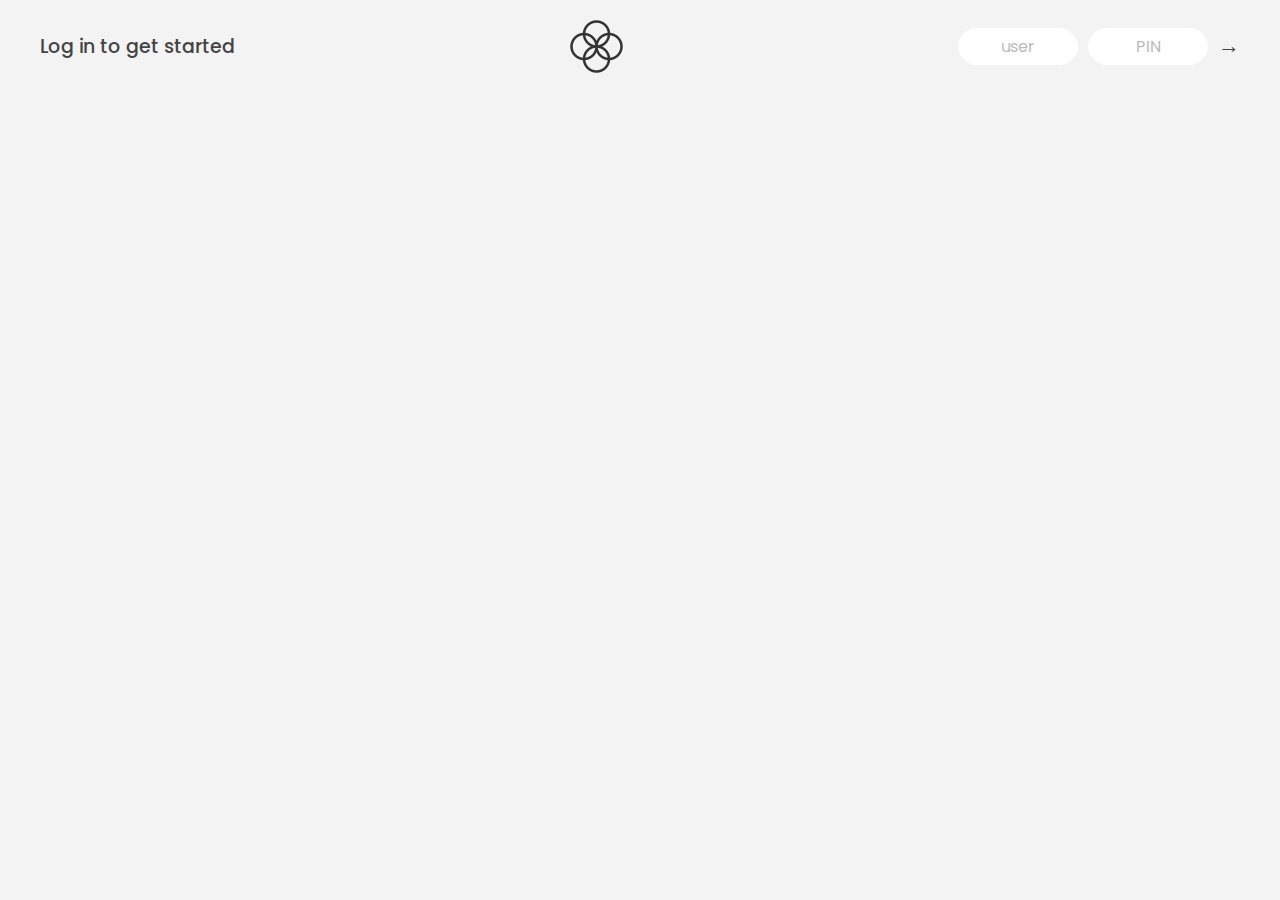
<file: Jonas-js-course/myV/Bankits/index.html>
<!DOCTYPE html>
<html lang="en">
<head>
    <meta charset="UTF-8">
    <meta name="viewport" content="width=device-width, initial-scale=1.0">
    <link rel="icon" href="./bink.ico">
    <link
    href="https://fonts.googleapis.com/css?family=Poppins:400,500,600&display=swap"
    rel="stylesheet"
    />
    
    <link rel="stylesheet" href="./style.css">

    <title>Bankist</title>
</head>
<body>
    <nav>
        <p class="welcome">
            Log in to get started
        </p>
        <img src="logo.png" alt="Logo" class="logo">
        <form class="login">
            <input 
                type="text" 
                placeholder="user" 
                class="login__input login__input--user" 
            />

            <input 
                type="password" 
                placeholder="PIN"
                maxlength="4"
                class="login__input login__input--pin" 
            />
            <button class="login__btn">&rarr;</button>
        </form>
    </nav>
    

    <main class="app">

        <div class="balance">
            <div>
                <p class="balance__label">Current balance</p>
                <p class="balance__date">
                    As of <span class="date">05-03-2037</span>
                </p>
            </div>
            <p class="balance__value">0000€</p>
        </div>

        <div class="movements">
            <div class="movements__row">
                <div class="movements__type movements__type--deposit">2 deposit</div>
                <div class="movements__date">3 days ago</div>
                <div class="movements__value">4 000€</div>
            </div>
            <div class="movements__row">
                <div class="movements__type movements__type--withdrawal">1 withdrawal</div>
                <div class="movements__date">24-01-2037</div>
                <div class="movements__value">-378€</div>
            </div>
        </div>

        <div class="summary">
            <p class="summary__label">In</p>
            <p class="summary__value summary__value--in">0000€</p>
            <p class="summary__label">Out</p>
            <p class="summary__value summary__value--out">0000€</p>
            <p class="summary__label">Interest</p>
            <p class="summary__value summary__value--interest">0000€</p>
            <button class="btn--sort">&downarrow; SORT</button>
        </div>

        <div class="operation operation--transfer">
            <h2>Transfer money</h2>
            <form class="form form--transfer">
                <input class="form__input form__input--to" type="text" />
                <input class="form__input form__input--amount" type="number" />
                <button class="form__btn form__btn--transfer">&rarr;</button>
                <label class="form__label">Transfer to</label>
                <label class="form__label">Amount</label>
            </form>
        </div>

        <div class="operation operation--loan">
            <h2>Request loan</h2>
            <form class="form form--loan">
                <input type="number" class="form__input form__input--loan-amount" />
                <button class="form__btn form__btn--loan">&rarr;</button>
                <label class="form__label form__label--loan">Amount</label>
            </form>
        </div>

        <div class="operation operation--close">
            <h2>Close account</h2>
            <form class="form form--close">
                <input type="text" class="form__input form__input--user" />
                <input 
                 type="password"
                 maxlength="6"
                 class="form__input form__input--pin"
                 />
                 <button class="form__btn form__btn--close">&rarr;</button>
                 <label class="form__label">Confirm user</label>
                 <label class="form__label">Confirm PIN</label>
            </form>
        </div>

        <p class="logout-timer">
            You will be logged out in <span class="timer">05:00</span>
        </p>
    </main>

    <script src="script.js"></script>
</body>
</html>
</file>
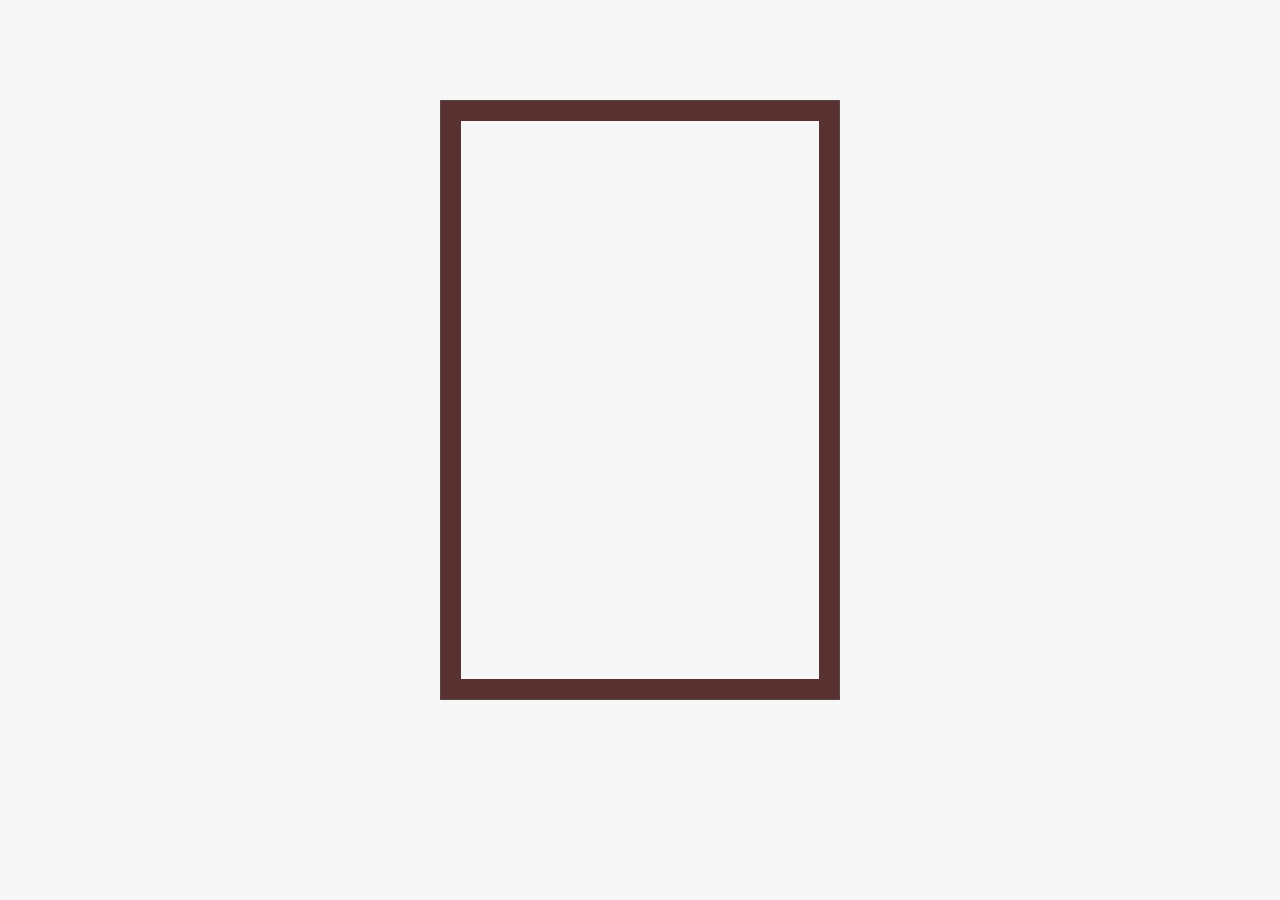
<file: Jonas-js-course/myV/Flag/index.html>
<!DOCTYPE html>
<html lang="en">
<head>
    <meta charset="UTF-8">
    <meta name="viewport" content="width=device-width, initial-scale=1.0">
    <link rel="stylesheet" href="style.css">
    <title>Display national flag</title>
</head>
<body>
    <div class="demo">
        <article class="country">
            <!-- <img class="photo" src="./nat-5.jpg" alt="">
            <div class="data">
                <h3 class="name">COUNTRY</h3>
                <h4 class="region">REGION</h4>
                <p class="country__row"><span>👫</span>POP people</p>
                <p class="country__row"><span>🗣️</span>LANG</p>
                <p class="country__row"><span>💰</span>CUR</p>
                <button class="btn">Where am I</button>
            </div> -->
        </article>
    </div>
    <script src="script.js"></script>
</body>
</html>
</file>
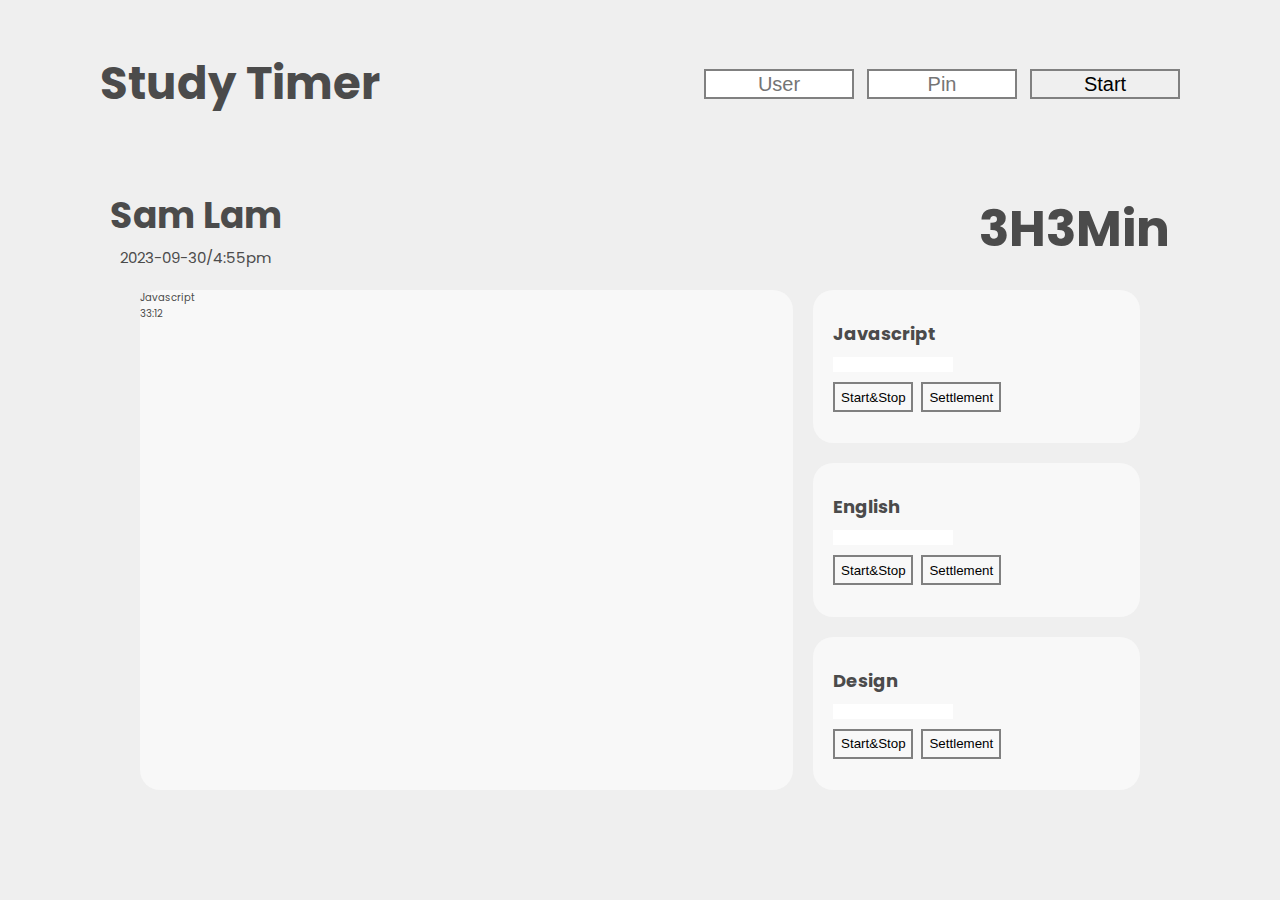
<file: Jonas-js-course/myV/study-timer/index.html>
<!DOCTYPE html>
<html lang="en">
<head>
    <meta charset="UTF-8">
    <meta name="viewport" content="width=device-width, initial-scale=1.0">
    <title>Study Timer</title>
    <link
    href="https://fonts.googleapis.com/css?family=Poppins:400,500,600&display=swap"
    rel="stylesheet"
    />
    <link rel="stylesheet" href="style.css">
    <link rel="icon" href="./time.ico">
    
</head>
<body>
    <header>
        <div class="logo">
            <h2>Study Timer</h2>
        </div>

        <div class="login__area">
            <form class="form">
                <input type="text" placeholder="User">
                <input type="password" placeholder="Pin">
                <button>Start</button>
            </form>
        </div>
    </header>

    <main>
        <div class="app">

            <div class="user__data">

                <div class="acc__name">
                    <h1>Sam Lam</h1>
                    <span class="date">
                        2023-09-30/4:55pm
                    </span>
                </div>

                <div class="counter">
                    <h1>3H3Min</h1>
                </div>

            </div>
        
            <div class="function">

                <div class="summary__list">
                    <div class="data__row">
                        <div class="label">Javascript</div>
                        <div class="value">33:12</div>
                    </div>
                </div>

                <div class="interface">
                    <div class="coding">
                        <h2>Javascript</h2>
                        <div class="time__player"></div>
                        <button>Start&Stop</button>
                        <button>Settlement</button>
                    </div>
    
                    <div class="english">
                        <h2>English</h2>
                        <div class="time__player"></div>
                        <button>Start&Stop</button>
                        <button>Settlement</button>
                    </div>
                    
                    <div class="design">
                        <h2>Design</h2>
                        <div class="time__player"></div>
                        <button>Start&Stop</button>
                        <button>Settlement</button>
                    </div>
                </div>
            </div>

        </div>
    </main>
</body>
</html>
</file>
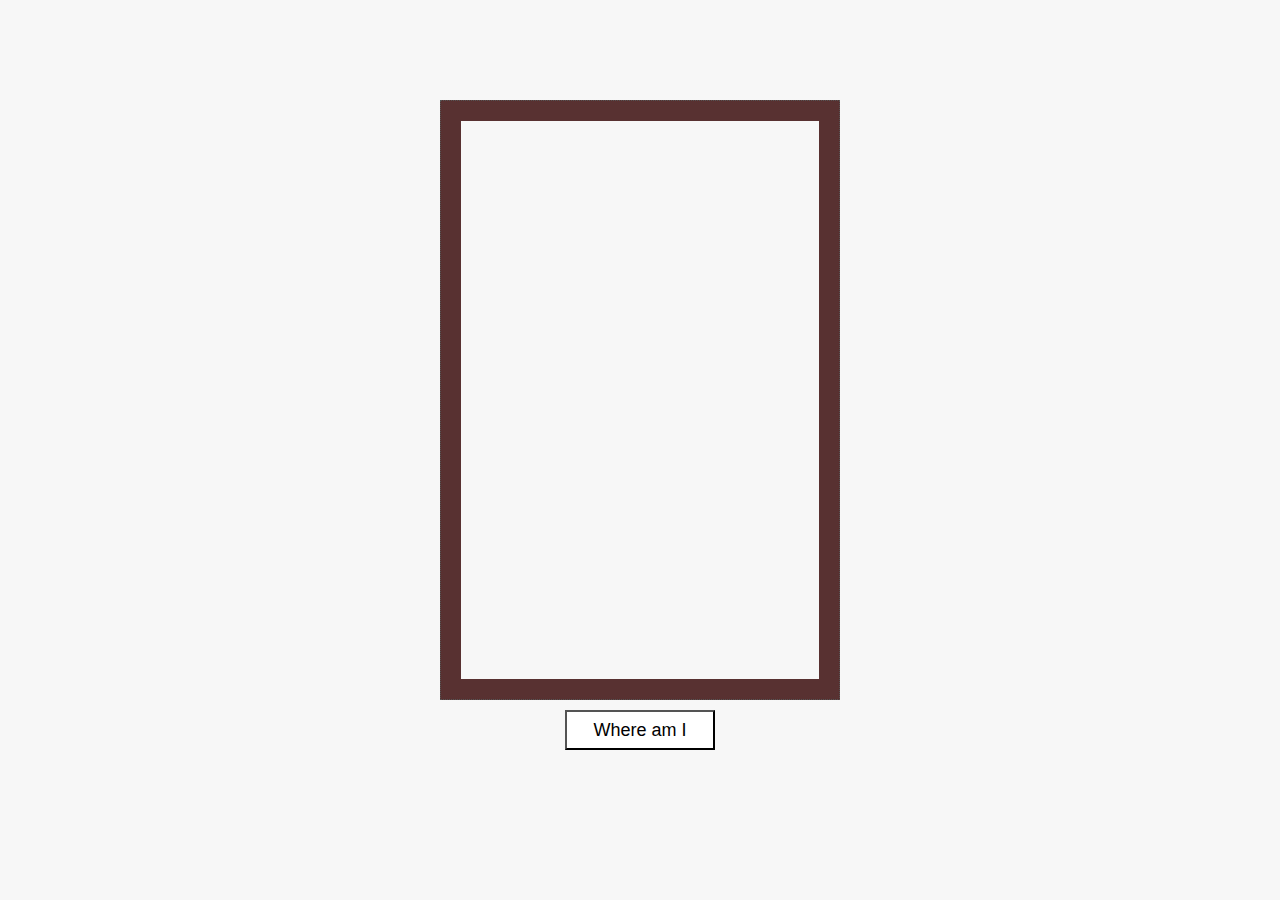
<file: Jonas-js-course/myV/Flag/Fetch/index.html>
<!DOCTYPE html>
<html lang="en">
<head>
    <meta charset="UTF-8">
    <meta name="viewport" content="width=device-width, initial-scale=1.0">
    <link rel="stylesheet" href="style.css">
    <title>Display national flag</title>
</head>
<body>
    <div class="demo">
        <article class="country">
            <!-- <img class="photo" src="./nat-5.jpg" alt="">
            <div class="data">
                <h3 class="name">COUNTRY</h3>
                <h4 class="region">REGION</h4>
                <p class="country__row"><span>👫</span>POP people</p>
                <p class="country__row"><span>🗣️</span>LANG</p>
                <p class="country__row"><span>💰</span>CUR</p>
            </div> -->
        </article>
    </div>
    <button class="btn">Where am I</button>

    <script src="script.js"></script>
</body>
</html>
</file>
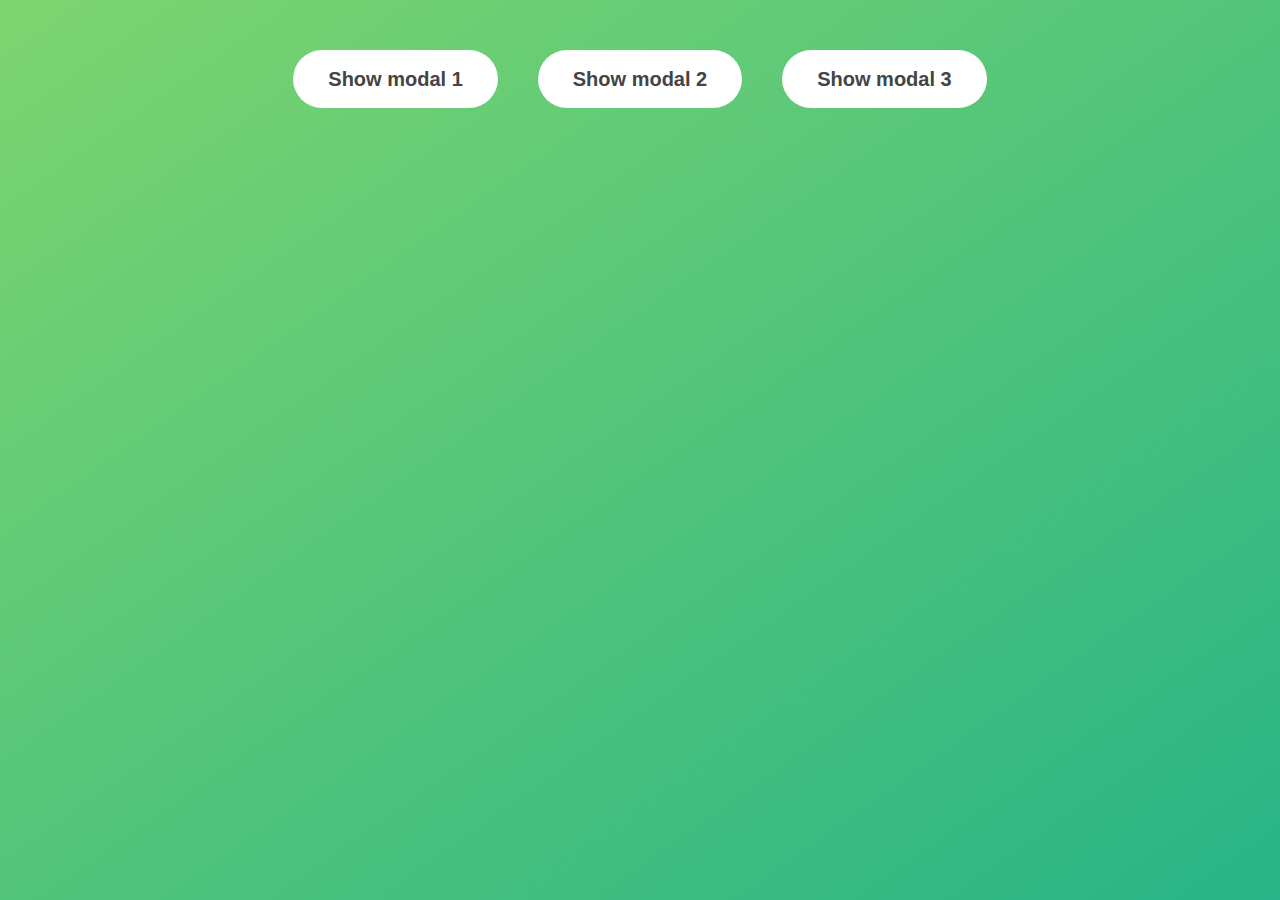
<file: Jonas-js-course/myV/Modal/starter/index.html>
<!DOCTYPE html>
<html lang="en">
  <head>
    <meta charset="UTF-8" />
    <meta name="viewport" content="width=device-width, initial-scale=1.0" />
    <meta http-equiv="X-UA-Compatible" content="ie=edge" />
    <link rel="stylesheet" href="style.css" />
    <title>Modal window</title>
  </head>
  <body>
    <button class="show-modal">Show modal 1</button>
    <button class="show-modal">Show modal 2</button>
    <button class="show-modal">Show modal 3</button>

    <div class="modal hidden">
      <button class="close-modal">&times;</button>
      <h1>I'm a modal window 😍</h1>
      <p>
        Lorem ipsum dolor sit amet, consectetur adipisicing elit, sed do eiusmod
        tempor incididunt ut labore et dolore magna aliqua. Ut enim ad minim
        veniam, quis nostrud exercitation ullamco laboris nisi ut aliquip ex ea
        commodo consequat. Duis aute irure dolor in reprehenderit in voluptate
        velit esse cillum dolore eu fugiat nulla pariatur. Excepteur sint
        occaecat cupidatat non proident, sunt in culpa qui officia deserunt
        mollit anim id est laborum.
      </p>
    </div>
    <div class="overlay hidden"></div>

    <script src="script.js"></script>
  </body>
</html>
</file>
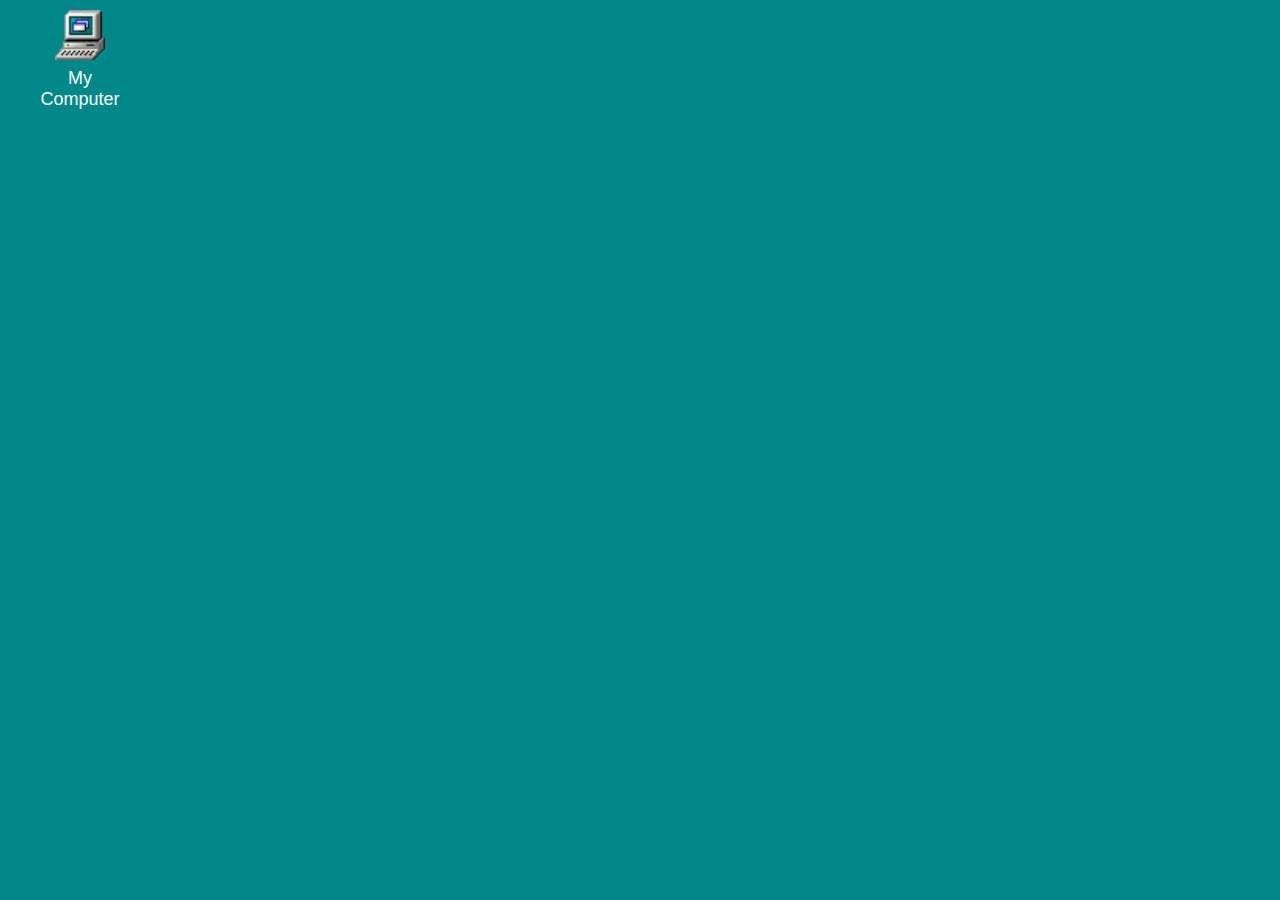
<file: Jonas-js-course/myV/Modal/windows_modal/index.html>
<!DOCTYPE html>
<html lang="en">
<head>
    <meta charset="UTF-8">
    <meta name="viewport" content="width=device-width, initial-scale=1.0">
    <link rel="stylesheet" href="style.css">
    <title>windows98</title>
</head>
<body>
    <div class="desktop">
        <div class="computer">
            <img class="icon_computer" src="computer.gif" alt="">
            <div class="name">My Computer</div>
        </div>

        <div class="modal hidden">
            <div class="title">
                <h1 class="icon_file_search">
                    <img src="search.gif" alt="">
                    My Computer
                </h1>
                <div class="btn_area">
                    <div class="btn">
                        <div class="minisize">
                            <div class="dot"></div>
                        </div>
                    </div>

                    <div class="btn">
                        <div class="maxsize">
                            <div class="dot"></div>
                        
                        </div>
                    </div>

                    <div class="btn">
                        <div class="close">
                            <div class="dot"></div>
                        
                        </div>
                    </div>
                </div>
            </div>
        </div>
    </div>
    <script src="script.js"></script>
</body>
</html>
</file>
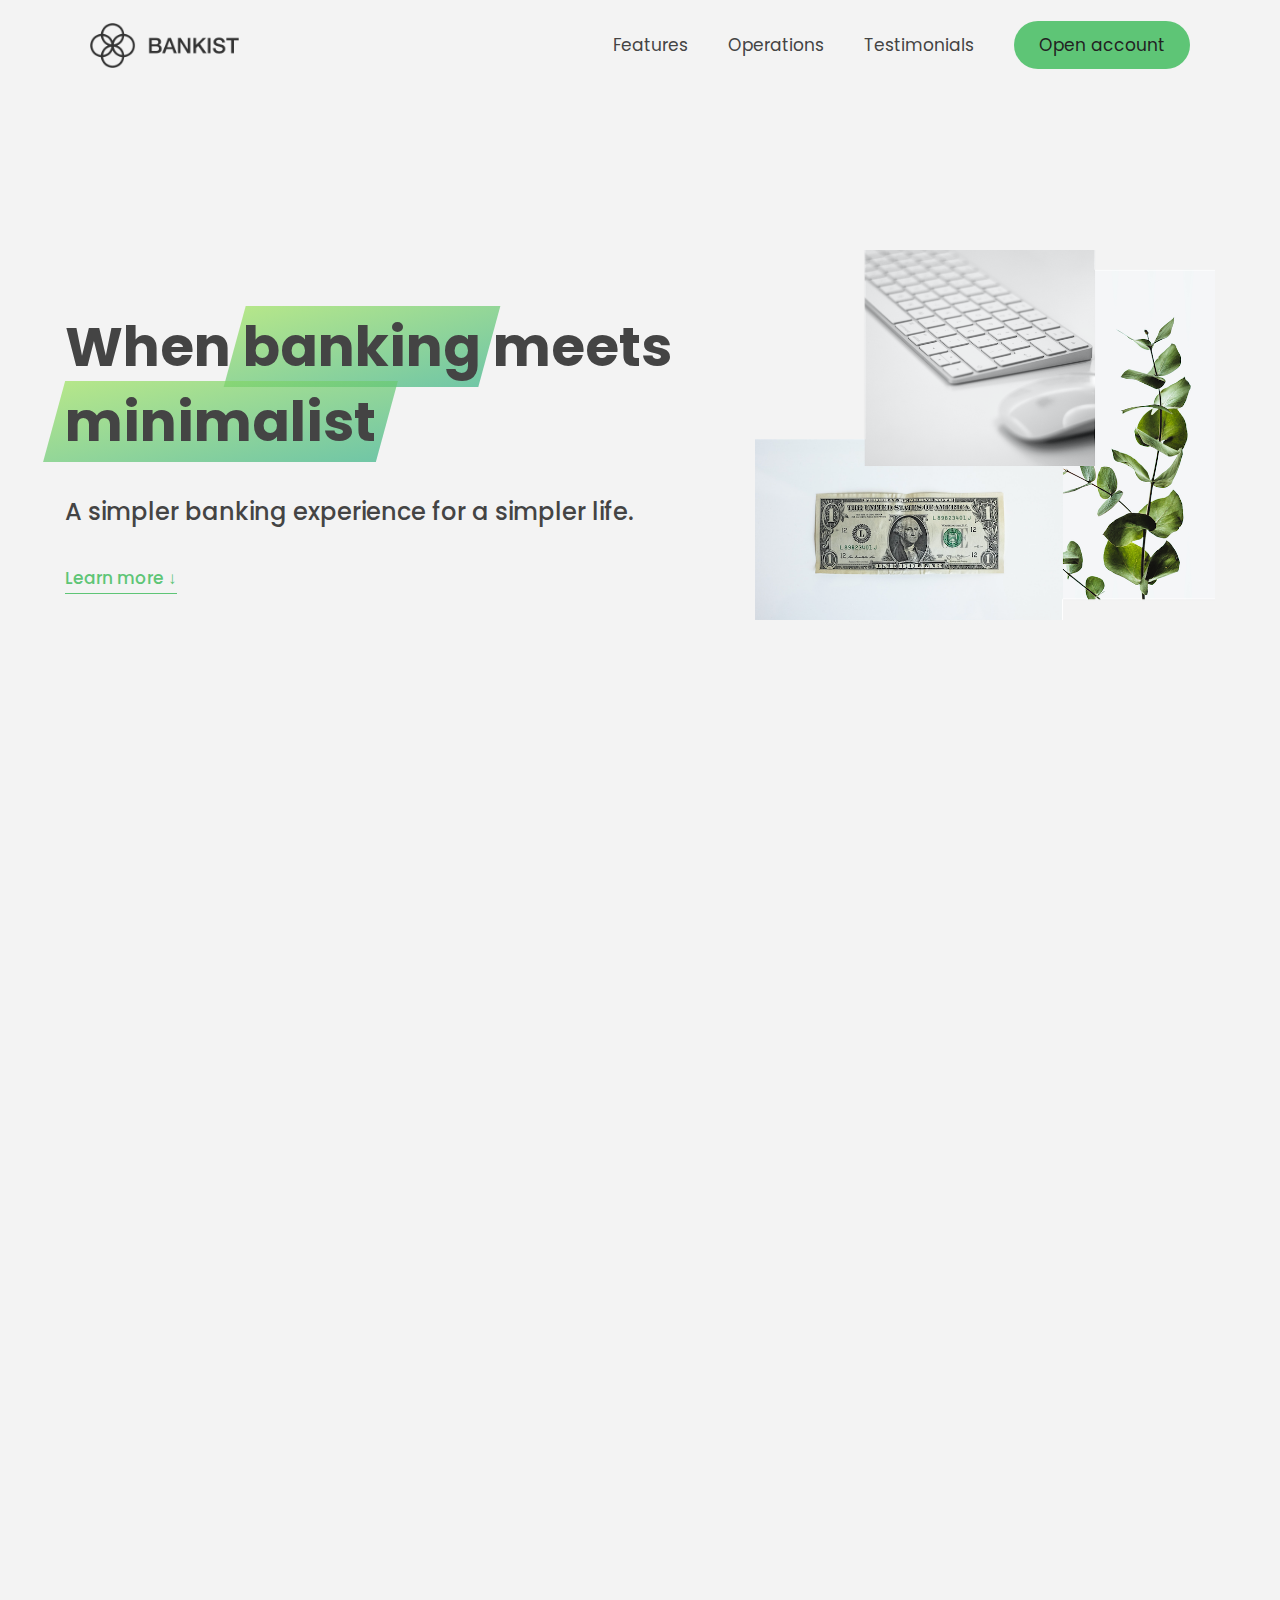
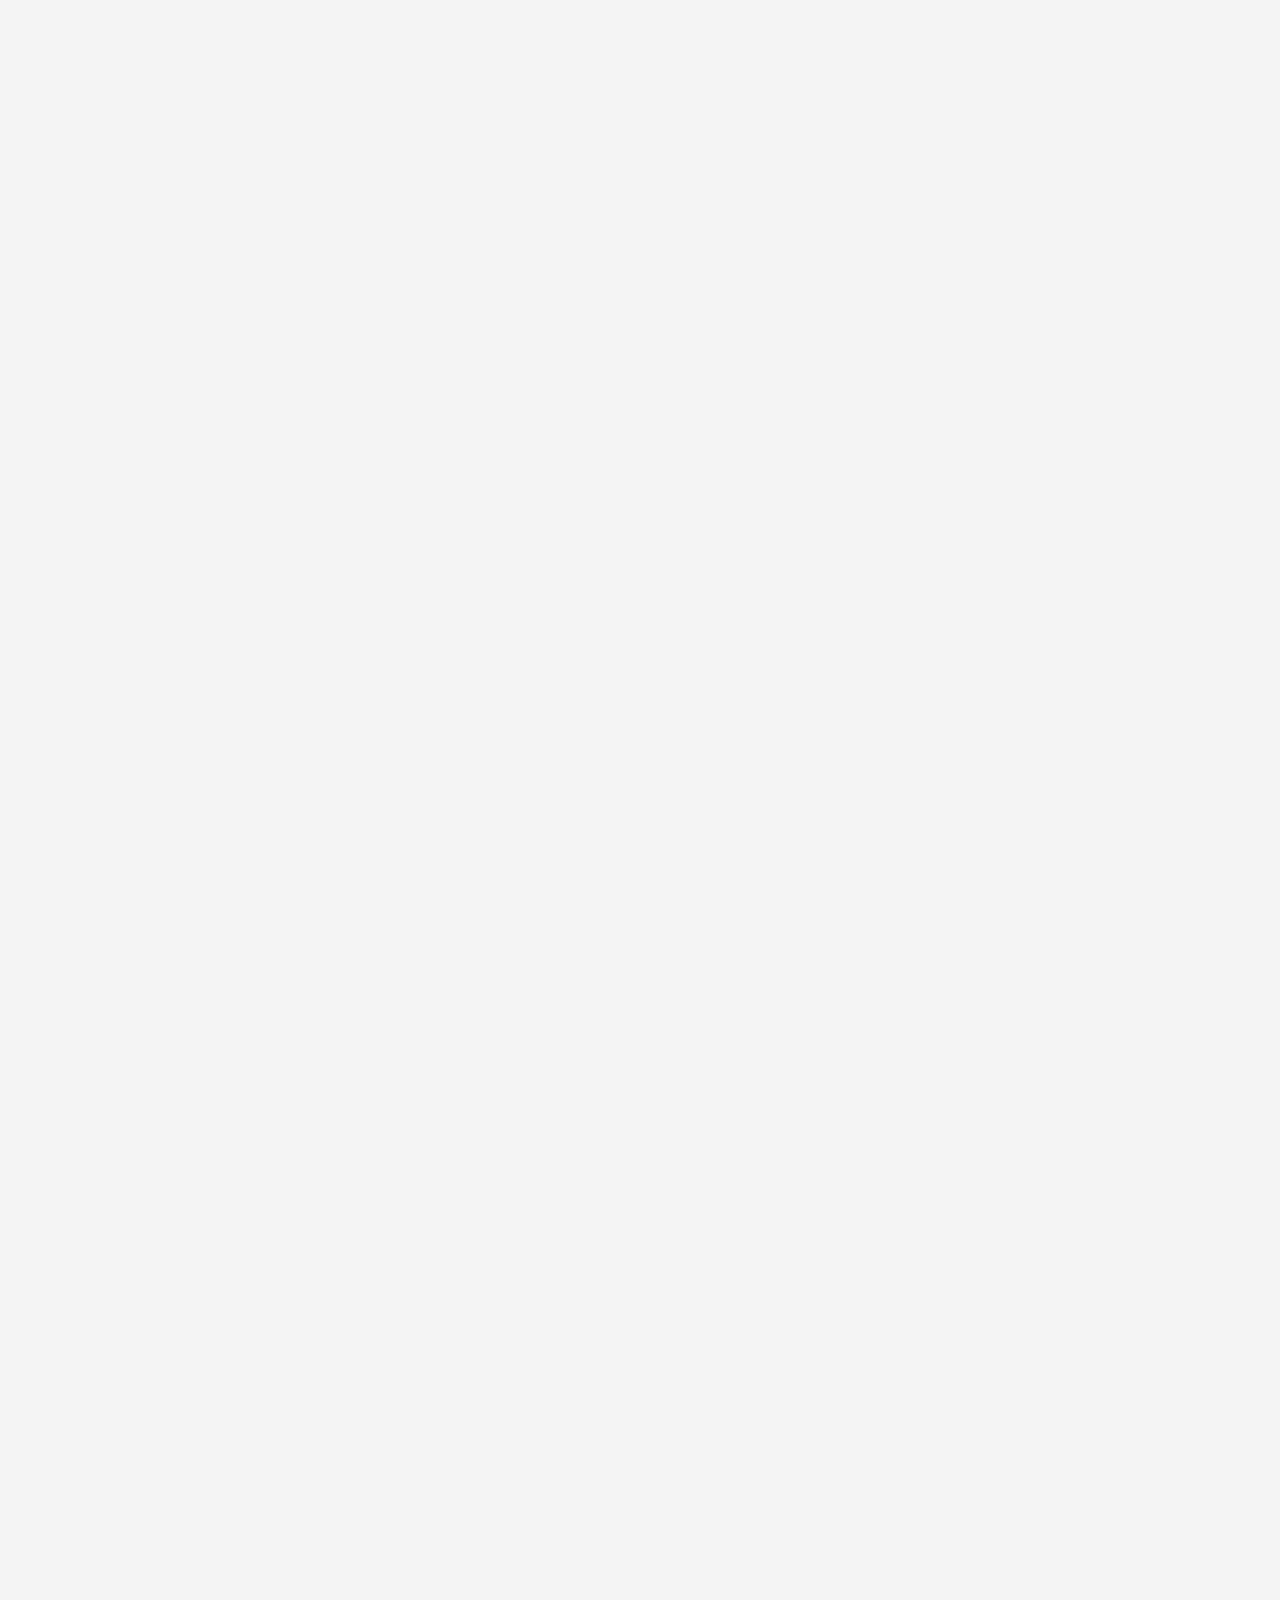
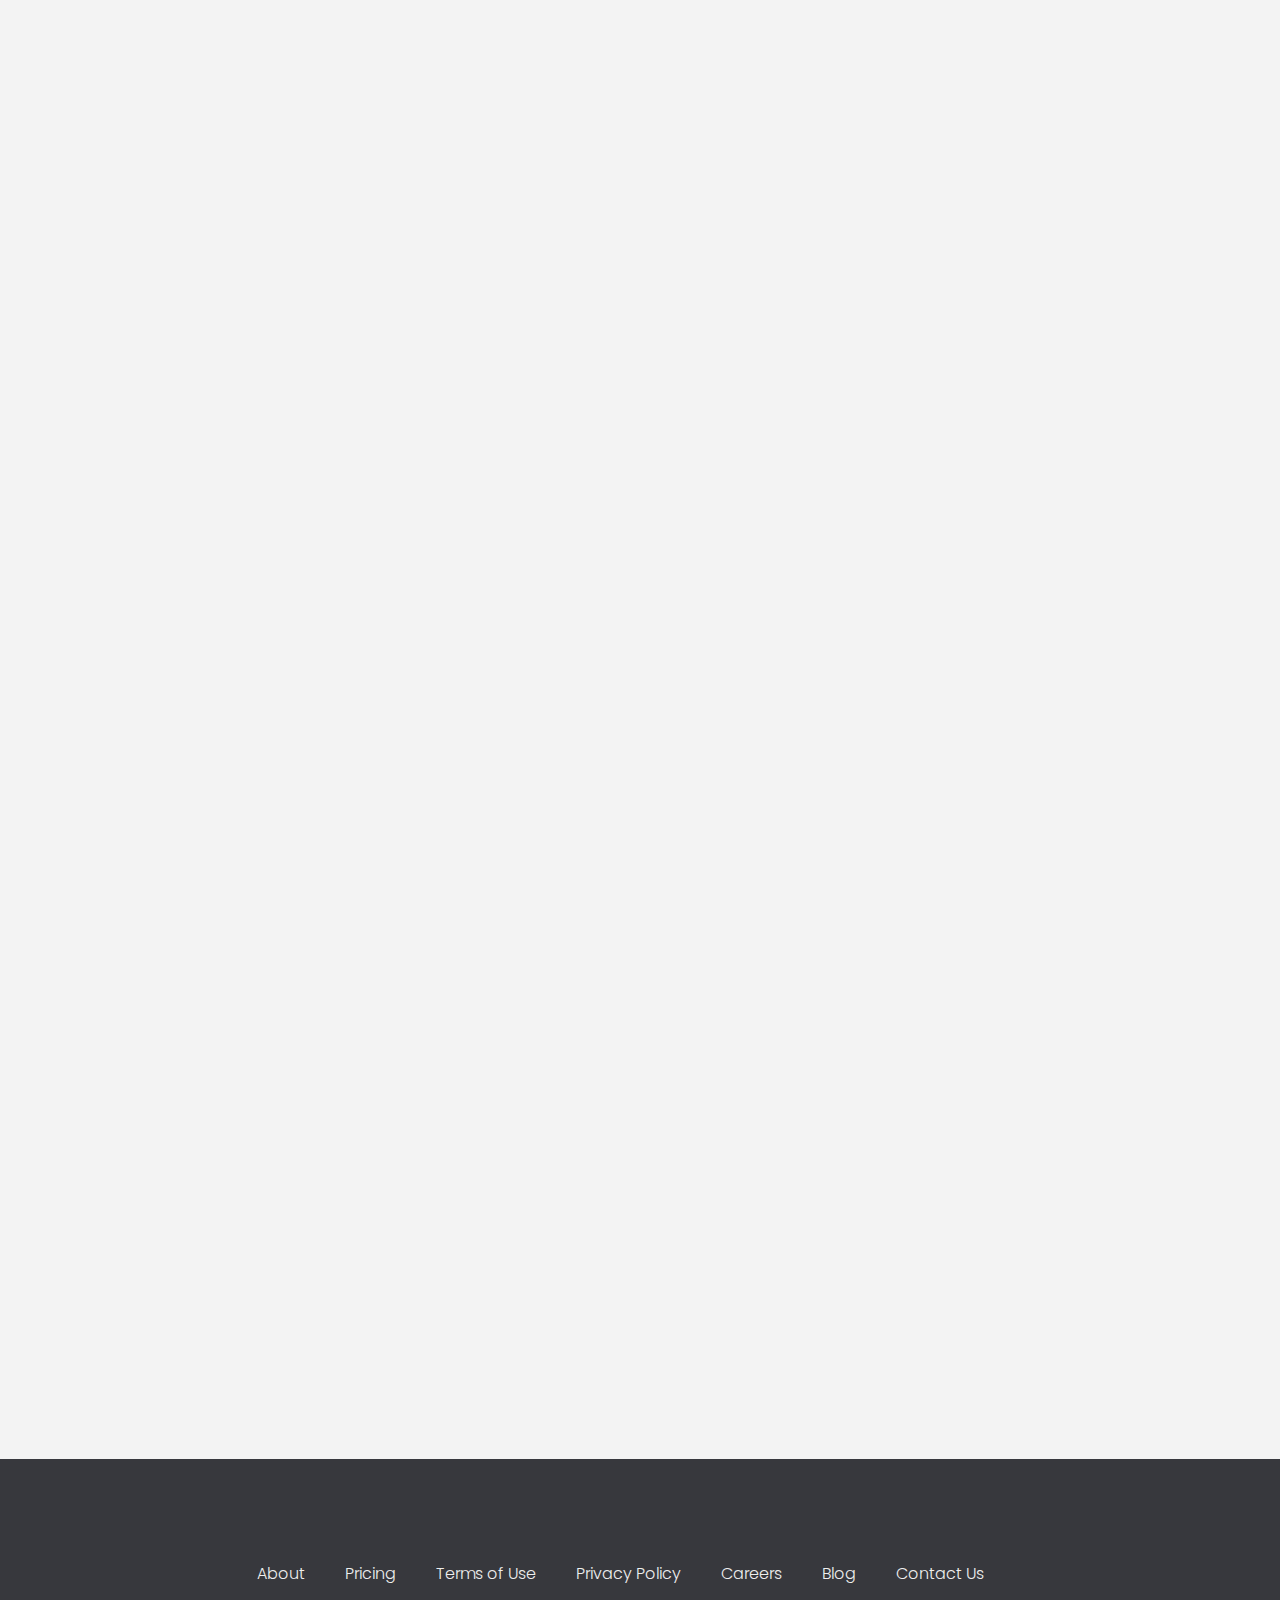
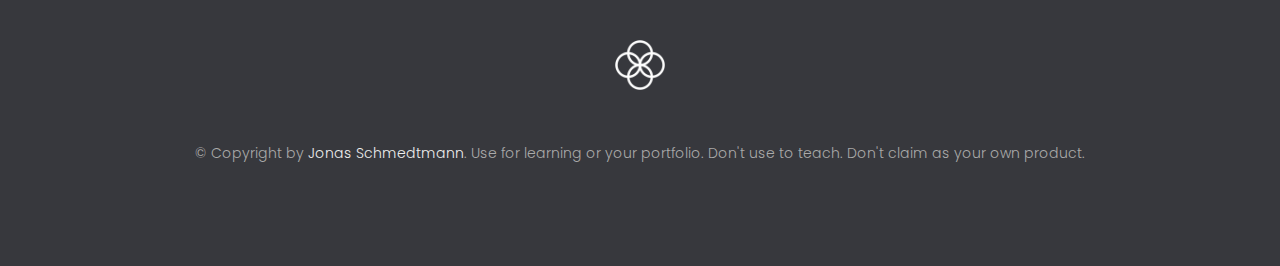
<file: Jonas-js-course/original/13-Advanced-DOM-Bankist/final/index.html>
<!DOCTYPE html>
<html lang="en">
  <head>
    <meta charset="UTF-8" />
    <meta name="viewport" content="width=device-width, initial-scale=1.0" />
    <meta http-equiv="X-UA-Compatible" content="ie=edge" />
    <link rel="shortcut icon" type="image/png" href="img/icon.png" />

    <link
      href="https://fonts.googleapis.com/css?family=Poppins:300,400,500,600&display=swap"
      rel="stylesheet"
    />
    <link rel="stylesheet" href="style.css" />
    <title>Bankist | When Banking meets Minimalist</title>

    <script defer src="script.js"></script>
  </head>
  <body>
    <header class="header">
      <nav class="nav">
        <img
          src="img/logo.png"
          alt="Bankist logo"
          class="nav__logo"
          id="logo"
          designer="Jonas"
          data-version-number="3.0"
        />
        <ul class="nav__links">
          <li class="nav__item">
            <a class="nav__link" href="#section--1">Features</a>
          </li>
          <li class="nav__item">
            <a class="nav__link" href="#section--2">Operations</a>
          </li>
          <li class="nav__item">
            <a class="nav__link" href="#section--3">Testimonials</a>
          </li>
          <li class="nav__item">
            <a class="nav__link nav__link--btn btn--show-modal" href="#"
              >Open account</a
            >
          </li>
        </ul>
      </nav>

      <div class="header__title">
        <!-- <h1 onclick="alert('HTML alert')"> -->
        <h1>
          When
          <!-- Green highlight effect -->
          <span class="highlight">banking</span>
          meets<br />
          <span class="highlight">minimalist</span>
        </h1>
        <h4>A simpler banking experience for a simpler life.</h4>
        <button class="btn--text btn--scroll-to">Learn more &DownArrow;</button>
        <img
          src="img/hero.png"
          class="header__img"
          alt="Minimalist bank items"
        />
      </div>
    </header>

    <section class="section" id="section--1">
      <div class="section__title">
        <h2 class="section__description">Features</h2>
        <h3 class="section__header">
          Everything you need in a modern bank and more.
        </h3>
      </div>

      <div class="features">
        <img
          src="img/digital-lazy.jpg"
          data-src="img/digital.jpg"
          alt="Computer"
          class="features__img lazy-img"
        />
        <div class="features__feature">
          <div class="features__icon">
            <svg>
              <use xlink:href="img/icons.svg#icon-monitor"></use>
            </svg>
          </div>
          <h5 class="features__header">100% digital bank</h5>
          <p>
            Lorem ipsum dolor sit amet consectetur adipisicing elit. Unde alias
            sint quos? Accusantium a fugiat porro reiciendis saepe quibusdam
            debitis ducimus.
          </p>
        </div>

        <div class="features__feature">
          <div class="features__icon">
            <svg>
              <use xlink:href="img/icons.svg#icon-trending-up"></use>
            </svg>
          </div>
          <h5 class="features__header">Watch your money grow</h5>
          <p>
            Nesciunt quos autem dolorum voluptates cum dolores dicta fuga
            inventore ab? Nulla incidunt eius numquam sequi iste pariatur
            quibusdam!
          </p>
        </div>
        <img
          src="img/grow-lazy.jpg"
          data-src="img/grow.jpg"
          alt="Plant"
          class="features__img lazy-img"
        />

        <img
          src="img/card-lazy.jpg"
          data-src="img/card.jpg"
          alt="Credit card"
          class="features__img lazy-img"
        />
        <div class="features__feature">
          <div class="features__icon">
            <svg>
              <use xlink:href="img/icons.svg#icon-credit-card"></use>
            </svg>
          </div>
          <h5 class="features__header">Free debit card included</h5>
          <p>
            Quasi, fugit in cumque cupiditate reprehenderit debitis animi enim
            eveniet consequatur odit quam quos possimus assumenda dicta fuga
            inventore ab.
          </p>
        </div>
      </div>
    </section>

    <section class="section" id="section--2">
      <div class="section__title">
        <h2 class="section__description">Operations</h2>
        <h3 class="section__header">
          Everything as simple as possible, but no simpler.
        </h3>
      </div>

      <div class="operations">
        <div class="operations__tab-container">
          <button
            class="btn operations__tab operations__tab--1 operations__tab--active"
            data-tab="1"
          >
            <span>01</span>Instant Transfers
          </button>
          <button class="btn operations__tab operations__tab--2" data-tab="2">
            <span>02</span>Instant Loans
          </button>
          <button class="btn operations__tab operations__tab--3" data-tab="3">
            <span>03</span>Instant Closing
          </button>
        </div>
        <div
          class="operations__content operations__content--1 operations__content--active"
        >
          <div class="operations__icon operations__icon--1">
            <svg>
              <use xlink:href="img/icons.svg#icon-upload"></use>
            </svg>
          </div>
          <h5 class="operations__header">
            Tranfser money to anyone, instantly! No fees, no BS.
          </h5>
          <p>
            Lorem ipsum dolor sit amet, consectetur adipisicing elit, sed do
            eiusmod tempor incididunt ut labore et dolore magna aliqua. Ut enim
            ad minim veniam, quis nostrud exercitation ullamco laboris nisi ut
            aliquip ex ea commodo consequat.
          </p>
        </div>

        <div class="operations__content operations__content--2">
          <div class="operations__icon operations__icon--2">
            <svg>
              <use xlink:href="img/icons.svg#icon-home"></use>
            </svg>
          </div>
          <h5 class="operations__header">
            Buy a home or make your dreams come true, with instant loans.
          </h5>
          <p>
            Duis aute irure dolor in reprehenderit in voluptate velit esse
            cillum dolore eu fugiat nulla pariatur. Excepteur sint occaecat
            cupidatat non proident, sunt in culpa qui officia deserunt mollit
            anim id est laborum.
          </p>
        </div>
        <div class="operations__content operations__content--3">
          <div class="operations__icon operations__icon--3">
            <svg>
              <use xlink:href="img/icons.svg#icon-user-x"></use>
            </svg>
          </div>
          <h5 class="operations__header">
            No longer need your account? No problem! Close it instantly.
          </h5>
          <p>
            Excepteur sint occaecat cupidatat non proident, sunt in culpa qui
            officia deserunt mollit anim id est laborum. Ut enim ad minim
            veniam, quis nostrud exercitation ullamco laboris nisi ut aliquip ex
            ea commodo consequat.
          </p>
        </div>
      </div>
    </section>

    <section class="section" id="section--3">
      <div class="section__title section__title--testimonials">
        <h2 class="section__description">Not sure yet?</h2>
        <h3 class="section__header">
          Millions of Bankists are already making their lifes simpler.
        </h3>
      </div>

      <div class="slider">
        <div class="slide">
          <div class="testimonial">
            <h5 class="testimonial__header">Best financial decision ever!</h5>
            <blockquote class="testimonial__text">
              Lorem ipsum dolor sit, amet consectetur adipisicing elit.
              Accusantium quas quisquam non? Quas voluptate nulla minima
              deleniti optio ullam nesciunt, numquam corporis et asperiores
              laboriosam sunt, praesentium suscipit blanditiis. Necessitatibus
              id alias reiciendis, perferendis facere pariatur dolore veniam
              autem esse non voluptatem saepe provident nihil molestiae.
            </blockquote>
            <address class="testimonial__author">
              <img src="img/user-1.jpg" alt="" class="testimonial__photo" />
              <h6 class="testimonial__name">Aarav Lynn</h6>
              <p class="testimonial__location">San Francisco, USA</p>
            </address>
          </div>
        </div>

        <div class="slide">
          <div class="testimonial">
            <h5 class="testimonial__header">
              The last step to becoming a complete minimalist
            </h5>
            <blockquote class="testimonial__text">
              Quisquam itaque deserunt ullam, quia ea repellendus provident,
              ducimus neque ipsam modi voluptatibus doloremque, corrupti
              laborum. Incidunt numquam perferendis veritatis neque repellendus.
              Lorem, ipsum dolor sit amet consectetur adipisicing elit. Illo
              deserunt exercitationem deleniti.
            </blockquote>
            <address class="testimonial__author">
              <img src="img/user-2.jpg" alt="" class="testimonial__photo" />
              <h6 class="testimonial__name">Miyah Miles</h6>
              <p class="testimonial__location">London, UK</p>
            </address>
          </div>
        </div>

        <div class="slide">
          <div class="testimonial">
            <h5 class="testimonial__header">
              Finally free from old-school banks
            </h5>
            <blockquote class="testimonial__text">
              Debitis, nihil sit minus suscipit magni aperiam vel tenetur
              incidunt commodi architecto numquam omnis nulla autem,
              necessitatibus blanditiis modi similique quidem. Odio aliquam
              culpa dicta beatae quod maiores ipsa minus consequatur error sunt,
              deleniti saepe aliquid quos inventore sequi. Necessitatibus id
              alias reiciendis, perferendis facere.
            </blockquote>
            <address class="testimonial__author">
              <img src="img/user-3.jpg" alt="" class="testimonial__photo" />
              <h6 class="testimonial__name">Francisco Gomes</h6>
              <p class="testimonial__location">Lisbon, Portugal</p>
            </address>
          </div>
        </div>

        <button class="slider__btn slider__btn--left">&larr;</button>
        <button class="slider__btn slider__btn--right">&rarr;</button>
        <div class="dots"></div>
      </div>
    </section>

    <section class="section section--sign-up">
      <div class="section__title">
        <h3 class="section__header">
          The best day to join Bankist was one year ago. The second best is
          today!
        </h3>
      </div>
      <button class="btn btn--show-modal">Open your free account today!</button>
    </section>

    <footer class="footer">
      <ul class="footer__nav">
        <li class="footer__item">
          <a class="footer__link" href="#">About</a>
        </li>
        <li class="footer__item">
          <a class="footer__link" href="#">Pricing</a>
        </li>
        <li class="footer__item">
          <a class="footer__link" href="#">Terms of Use</a>
        </li>
        <li class="footer__item">
          <a class="footer__link" href="#">Privacy Policy</a>
        </li>
        <li class="footer__item">
          <a class="footer__link" href="#">Careers</a>
        </li>
        <li class="footer__item">
          <a class="footer__link" href="#">Blog</a>
        </li>
        <li class="footer__item">
          <a class="footer__link" href="#">Contact Us</a>
        </li>
      </ul>
      <img src="img/icon.png" alt="Logo" class="footer__logo" />
      <p class="footer__copyright">
        &copy; Copyright by
        <a
          class="footer__link twitter-link"
          target="_blank"
          href="https://twitter.com/jonasschmedtman"
          >Jonas Schmedtmann</a
        >. Use for learning or your portfolio. Don't use to teach. Don't claim
        as your own product.
      </p>
    </footer>

    <div class="modal hidden">
      <button class="btn--close-modal">&times;</button>
      <h2 class="modal__header">
        Open your bank account <br />
        in just <span class="highlight">5 minutes</span>
      </h2>
      <form class="modal__form">
        <label>First Name</label>
        <input type="text" />
        <label>Last Name</label>
        <input type="text" />
        <label>Email Address</label>
        <input type="email" />
        <button class="btn">Next step &rarr;</button>
      </form>
    </div>
    <div class="overlay hidden"></div>

    <!-- <script src="script.js"></script> -->
  </body>
</html>
</file>
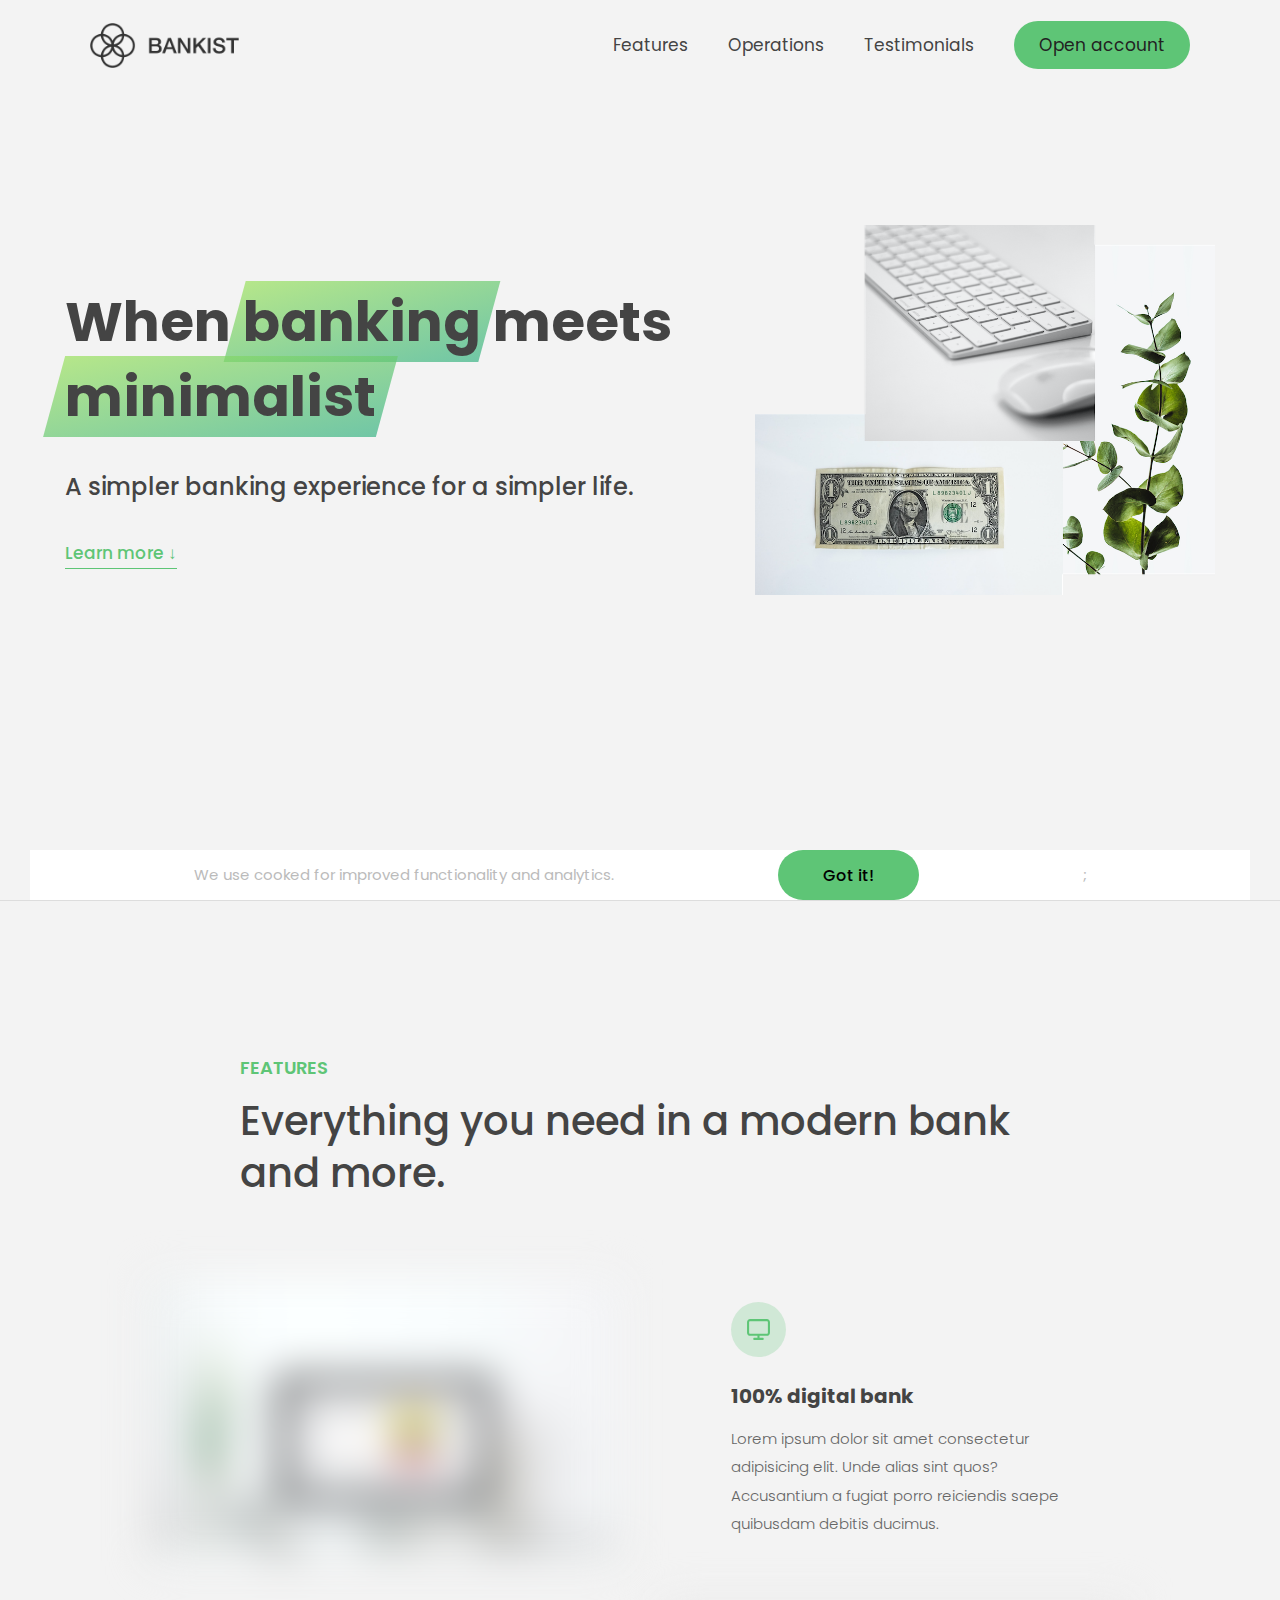
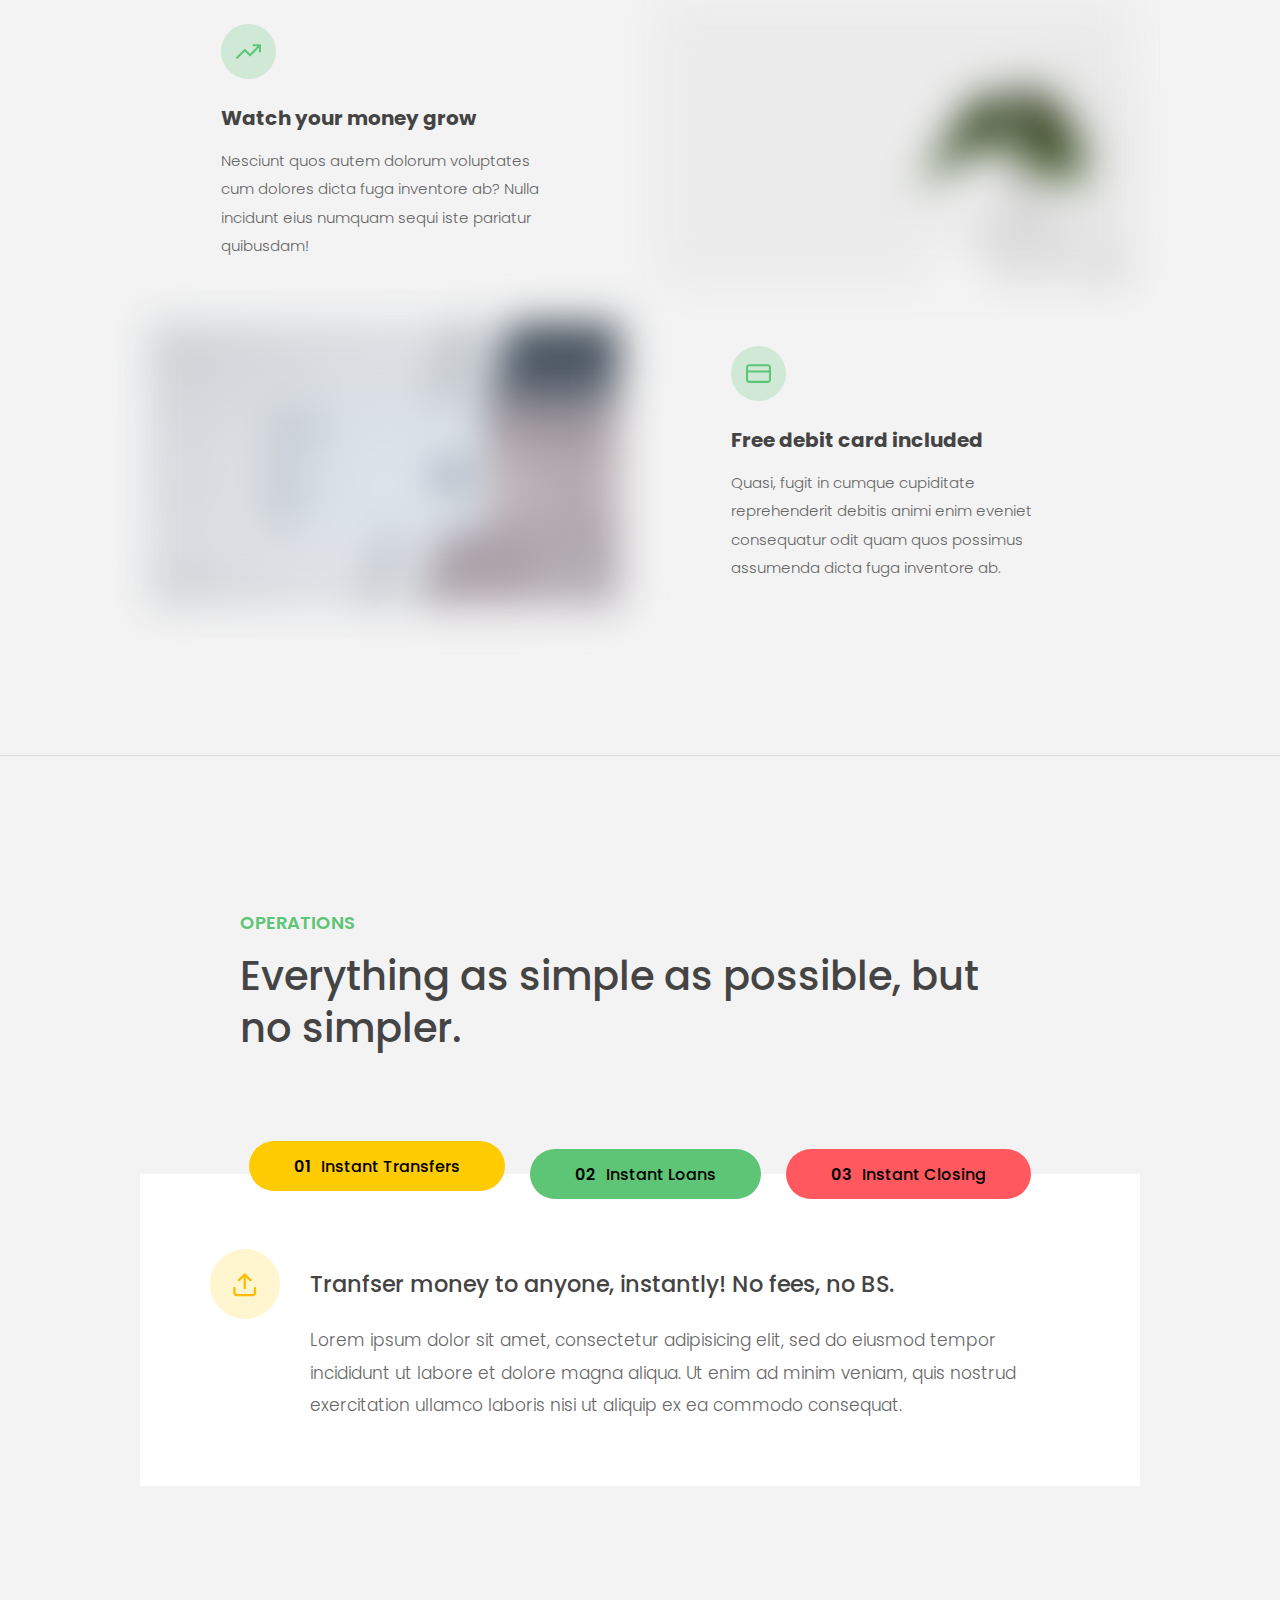
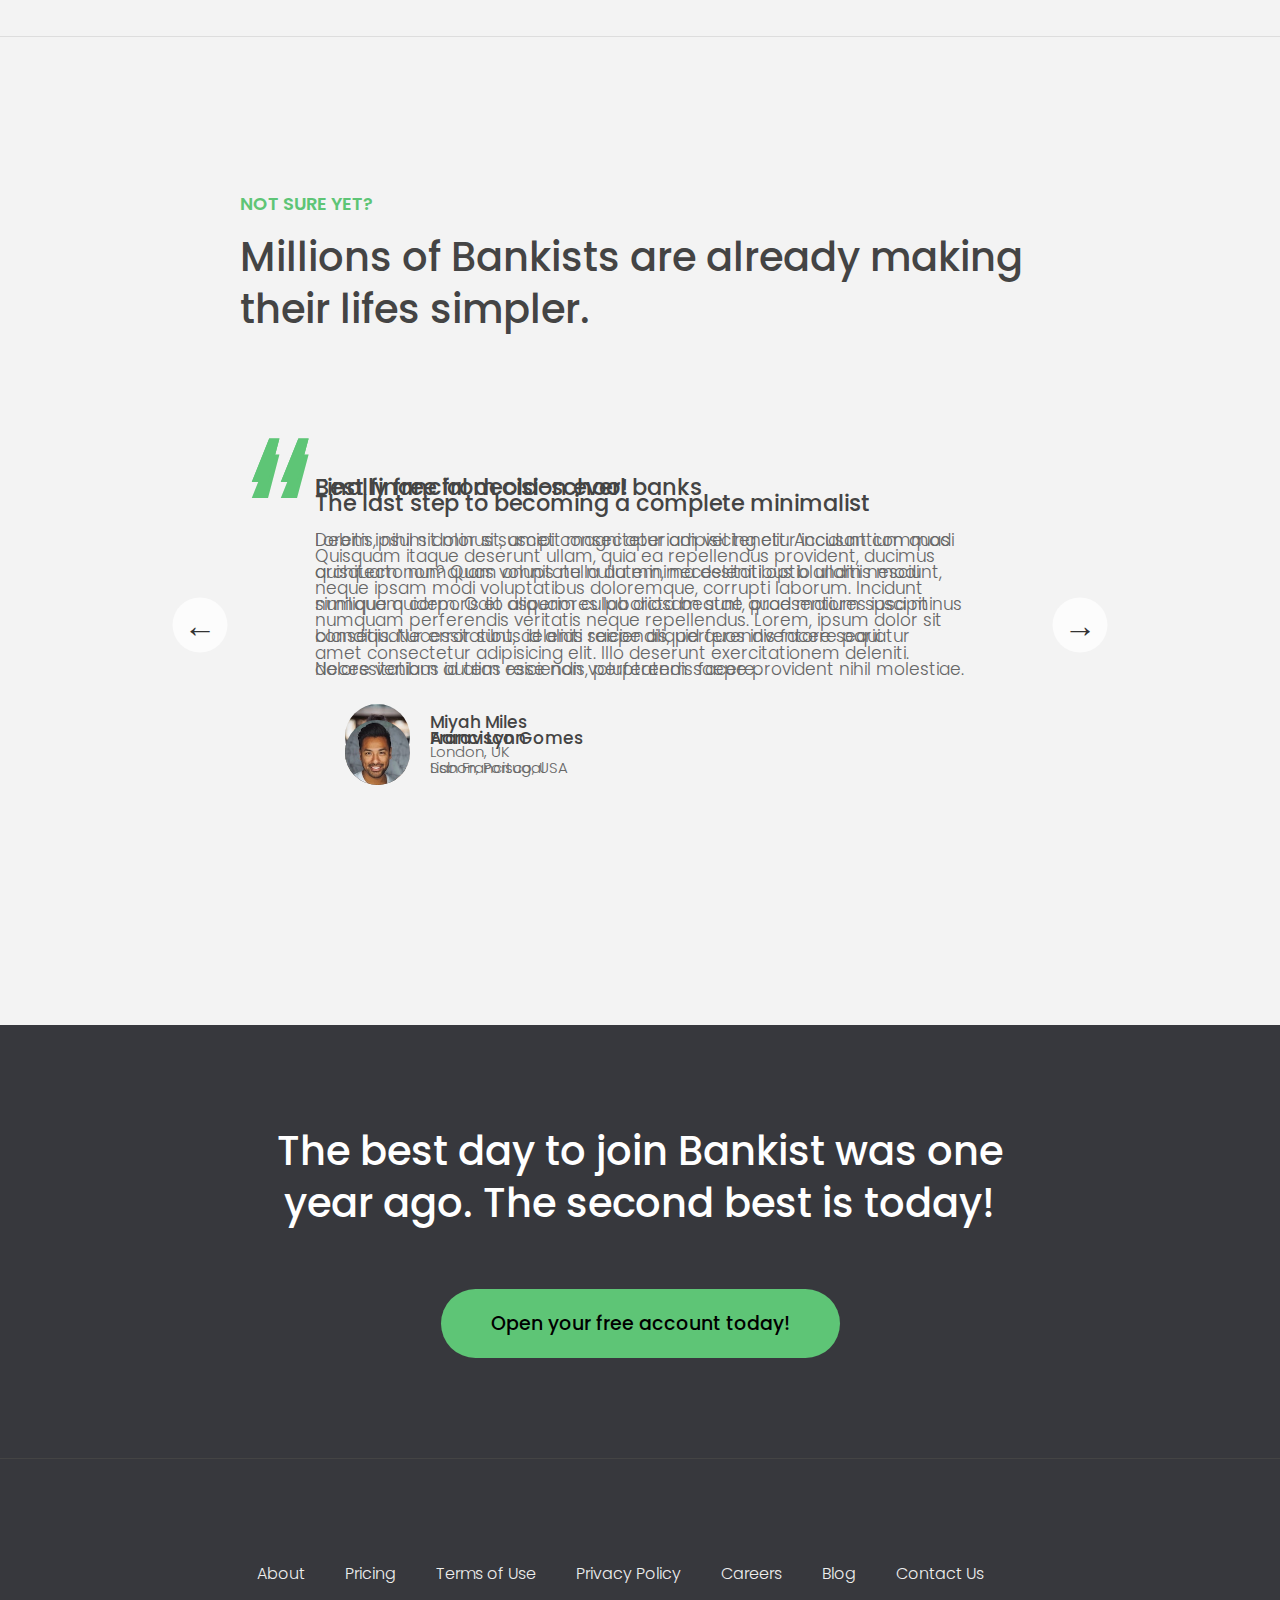
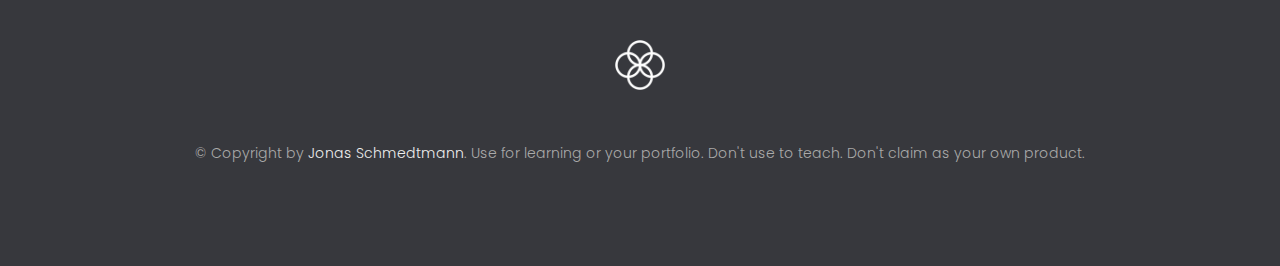
<file: Jonas-js-course/original/13-Advanced-DOM-Bankist/starter/index.html>
<!DOCTYPE html>
<html lang="en">
  <head>
    <meta charset="UTF-8" />
    <meta name="viewport" content="width=device-width, initial-scale=1.0" />
    <meta http-equiv="X-UA-Compatible" content="ie=edge" />
    <link rel="shortcut icon" type="image/png" href="img/icon.png" />

    <link
      href="https://fonts.googleapis.com/css?family=Poppins:300,400,500,600&display=swap"
      rel="stylesheet"
    />
    <link rel="stylesheet" href="style.css" />
    <title>Bankist | When Banking meets Minimalist</title>
  </head>
  <body>
    <header class="header">
      <nav class="nav">
        <img
          src="img/logo.png"
          alt="Bankist logo"
          class="nav__logo"
          id="logo"
        />
        <ul class="nav__links">
          <li class="nav__item">
            <a class="nav__link" href="#section--1">Features</a>
          </li>
          <li class="nav__item">
            <a class="nav__link" href="#section--2">Operations</a>
          </li>
          <li class="nav__item">
            <a class="nav__link" href="#section--3">Testimonials</a>
          </li>
          <li class="nav__item">
            <a class="nav__link nav__link--btn btn--show-modal" href="#"
              >Open account</a
            >
          </li>
        </ul>
      </nav>

      <div class="header__title">
        <h1>
          When
          <!-- Green highlight effect -->
          <span class="highlight">banking</span>
          meets<br />
          <span class="highlight">minimalist</span>
        </h1>
        <h4>A simpler banking experience for a simpler life.</h4>
        <button class="btn--text btn--scroll-to">Learn more &DownArrow;</button>
        <img
          src="img/hero.png"
          class="header__img"
          alt="Minimalist bank items"
        />
      </div>
    </header>

    <section class="section" id="section--1">
      <div class="section__title">
        <h2 class="section__description">Features</h2>
        <h3 class="section__header">
          Everything you need in a modern bank and more.
        </h3>
      </div>

      <div class="features">
        <img
          src="img/digital-lazy.jpg"
          data-src="img/digital.jpg"
          alt="Computer"
          class="features__img lazy-img"
        />
        <div class="features__feature">
          <div class="features__icon">
            <svg>
              <use xlink:href="img/icons.svg#icon-monitor"></use>
            </svg>
          </div>
          <h5 class="features__header">100% digital bank</h5>
          <p>
            Lorem ipsum dolor sit amet consectetur adipisicing elit. Unde alias
            sint quos? Accusantium a fugiat porro reiciendis saepe quibusdam
            debitis ducimus.
          </p>
        </div>

        <div class="features__feature">
          <div class="features__icon">
            <svg>
              <use xlink:href="img/icons.svg#icon-trending-up"></use>
            </svg>
          </div>
          <h5 class="features__header">Watch your money grow</h5>
          <p>
            Nesciunt quos autem dolorum voluptates cum dolores dicta fuga
            inventore ab? Nulla incidunt eius numquam sequi iste pariatur
            quibusdam!
          </p>
        </div>
        <img
          src="img/grow-lazy.jpg"
          data-src="img/grow.jpg"
          alt="Plant"
          class="features__img lazy-img"
        />

        <img
          src="img/card-lazy.jpg"
          data-src="img/card.jpg"
          alt="Credit card"
          class="features__img lazy-img"
        />
        <div class="features__feature">
          <div class="features__icon">
            <svg>
              <use xlink:href="img/icons.svg#icon-credit-card"></use>
            </svg>
          </div>
          <h5 class="features__header">Free debit card included</h5>
          <p>
            Quasi, fugit in cumque cupiditate reprehenderit debitis animi enim
            eveniet consequatur odit quam quos possimus assumenda dicta fuga
            inventore ab.
          </p>
        </div>
      </div>
    </section>

    <section class="section" id="section--2">
      <div class="section__title">
        <h2 class="section__description">Operations</h2>
        <h3 class="section__header">
          Everything as simple as possible, but no simpler.
        </h3>
      </div>

      <div class="operations">
        <div class="operations__tab-container">
          <button
            class="btn operations__tab operations__tab--1 operations__tab--active"
            data-tab="1"
          >
            <span>01</span>Instant Transfers
          </button>
          <button class="btn operations__tab operations__tab--2" data-tab="2">
            <span>02</span>Instant Loans
          </button>
          <button class="btn operations__tab operations__tab--3" data-tab="3">
            <span>03</span>Instant Closing
          </button>
        </div>
        <div
          class="operations__content operations__content--1 operations__content--active"
        >
          <div class="operations__icon operations__icon--1">
            <svg>
              <use xlink:href="img/icons.svg#icon-upload"></use>
            </svg>
          </div>
          <h5 class="operations__header">
            Tranfser money to anyone, instantly! No fees, no BS.
          </h5>
          <p>
            Lorem ipsum dolor sit amet, consectetur adipisicing elit, sed do
            eiusmod tempor incididunt ut labore et dolore magna aliqua. Ut enim
            ad minim veniam, quis nostrud exercitation ullamco laboris nisi ut
            aliquip ex ea commodo consequat.
          </p>
        </div>

        <div class="operations__content operations__content--2">
          <div class="operations__icon operations__icon--2">
            <svg>
              <use xlink:href="img/icons.svg#icon-home"></use>
            </svg>
          </div>
          <h5 class="operations__header">
            Buy a home or make your dreams come true, with instant loans.
          </h5>
          <p>
            Duis aute irure dolor in reprehenderit in voluptate velit esse
            cillum dolore eu fugiat nulla pariatur. Excepteur sint occaecat
            cupidatat non proident, sunt in culpa qui officia deserunt mollit
            anim id est laborum.
          </p>
        </div>
        <div class="operations__content operations__content--3">
          <div class="operations__icon operations__icon--3">
            <svg>
              <use xlink:href="img/icons.svg#icon-user-x"></use>
            </svg>
          </div>
          <h5 class="operations__header">
            No longer need your account? No problem! Close it instantly.
          </h5>
          <p>
            Excepteur sint occaecat cupidatat non proident, sunt in culpa qui
            officia deserunt mollit anim id est laborum. Ut enim ad minim
            veniam, quis nostrud exercitation ullamco laboris nisi ut aliquip ex
            ea commodo consequat.
          </p>
        </div>
      </div>
    </section>

    <section class="section" id="section--3">
      <div class="section__title section__title--testimonials">
        <h2 class="section__description">Not sure yet?</h2>
        <h3 class="section__header">
          Millions of Bankists are already making their lifes simpler.
        </h3>
      </div>

      <div class="slider">
        <div class="slide slide--1">
          <div class="testimonial">
            <h5 class="testimonial__header">Best financial decision ever!</h5>
            <blockquote class="testimonial__text">
              Lorem ipsum dolor sit, amet consectetur adipisicing elit.
              Accusantium quas quisquam non? Quas voluptate nulla minima
              deleniti optio ullam nesciunt, numquam corporis et asperiores
              laboriosam sunt, praesentium suscipit blanditiis. Necessitatibus
              id alias reiciendis, perferendis facere pariatur dolore veniam
              autem esse non voluptatem saepe provident nihil molestiae.
            </blockquote>
            <address class="testimonial__author">
              <img src="img/user-1.jpg" alt="" class="testimonial__photo" />
              <h6 class="testimonial__name">Aarav Lynn</h6>
              <p class="testimonial__location">San Francisco, USA</p>
            </address>
          </div>
        </div>

        <div class="slide slide--2">
          <div class="testimonial">
            <h5 class="testimonial__header">
              The last step to becoming a complete minimalist
            </h5>
            <blockquote class="testimonial__text">
              Quisquam itaque deserunt ullam, quia ea repellendus provident,
              ducimus neque ipsam modi voluptatibus doloremque, corrupti
              laborum. Incidunt numquam perferendis veritatis neque repellendus.
              Lorem, ipsum dolor sit amet consectetur adipisicing elit. Illo
              deserunt exercitationem deleniti.
            </blockquote>
            <address class="testimonial__author">
              <img src="img/user-2.jpg" alt="" class="testimonial__photo" />
              <h6 class="testimonial__name">Miyah Miles</h6>
              <p class="testimonial__location">London, UK</p>
            </address>
          </div>
        </div>

        <div class="slide slide--3">
          <div class="testimonial">
            <h5 class="testimonial__header">
              Finally free from old-school banks
            </h5>
            <blockquote class="testimonial__text">
              Debitis, nihil sit minus suscipit magni aperiam vel tenetur
              incidunt commodi architecto numquam omnis nulla autem,
              necessitatibus blanditiis modi similique quidem. Odio aliquam
              culpa dicta beatae quod maiores ipsa minus consequatur error sunt,
              deleniti saepe aliquid quos inventore sequi. Necessitatibus id
              alias reiciendis, perferendis facere.
            </blockquote>
            <address class="testimonial__author">
              <img src="img/user-3.jpg" alt="" class="testimonial__photo" />
              <h6 class="testimonial__name">Francisco Gomes</h6>
              <p class="testimonial__location">Lisbon, Portugal</p>
            </address>
          </div>
        </div>

        <!-- <div class="slide"><img src="img/img-1.jpg" alt="Photo 1" /></div>
        <div class="slide"><img src="img/img-2.jpg" alt="Photo 2" /></div>
        <div class="slide"><img src="img/img-3.jpg" alt="Photo 3" /></div>
        <div class="slide"><img src="img/img-4.jpg" alt="Photo 4" /></div> -->
        <button class="slider__btn slider__btn--left">&larr;</button>
        <button class="slider__btn slider__btn--right">&rarr;</button>
        <div class="dots"></div>
      </div>
    </section>

    <section class="section section--sign-up">
      <div class="section__title">
        <h3 class="section__header">
          The best day to join Bankist was one year ago. The second best is
          today!
        </h3>
      </div>
      <button class="btn btn--show-modal">Open your free account today!</button>
    </section>

    <footer class="footer">
      <ul class="footer__nav">
        <li class="footer__item">
          <a class="footer__link" href="#">About</a>
        </li>
        <li class="footer__item">
          <a class="footer__link" href="#">Pricing</a>
        </li>
        <li class="footer__item">
          <a class="footer__link" href="#">Terms of Use</a>
        </li>
        <li class="footer__item">
          <a class="footer__link" href="#">Privacy Policy</a>
        </li>
        <li class="footer__item">
          <a class="footer__link" href="#">Careers</a>
        </li>
        <li class="footer__item">
          <a class="footer__link" href="#">Blog</a>
        </li>
        <li class="footer__item">
          <a class="footer__link" href="#">Contact Us</a>
        </li>
      </ul>
      <img src="img/icon.png" alt="Logo" class="footer__logo" />
      <p class="footer__copyright">
        &copy; Copyright by
        <a
          class="footer__link twitter-link"
          target="_blank"
          href="https://twitter.com/jonasschmedtman"
          >Jonas Schmedtmann</a
        >. Use for learning or your portfolio. Don't use to teach. Don't claim
        as your own product.
      </p>
    </footer>

    <div class="modal hidden">
      <button class="btn--close-modal">&times;</button>
      <h2 class="modal__header">
        Open your bank account <br />
        in just <span class="highlight">5 minutes</span>
      </h2>
      <form class="modal__form">
        <label>First Name</label>
        <input type="text" />
        <label>Last Name</label>
        <input type="text" />
        <label>Email Address</label>
        <input type="email" />
        <button class="btn">Next step &rarr;</button>
      </form>
    </div>
    <div class="overlay hidden"></div>

    <script src="script.js"></script>
  </body>
</html>
</file>
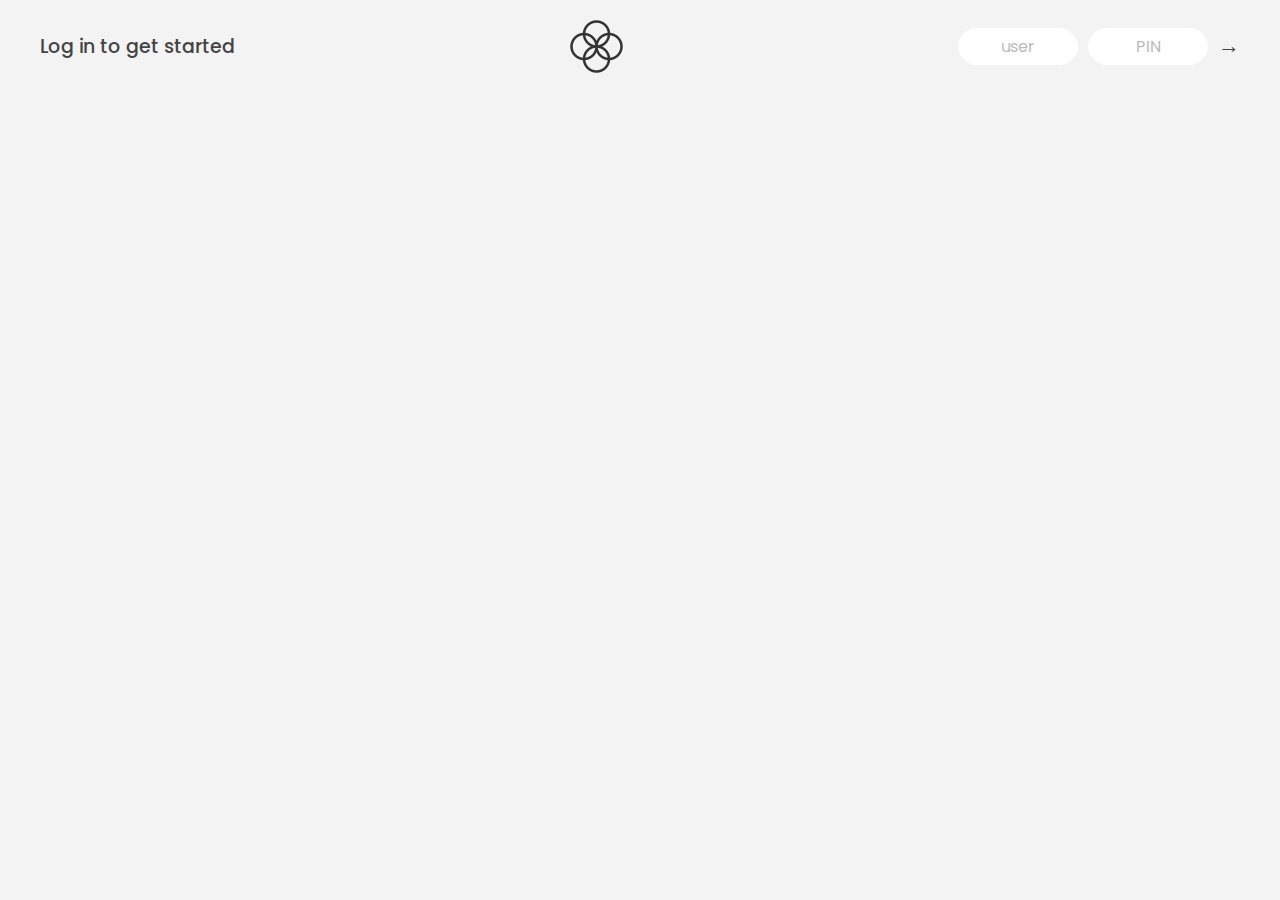
<file: Jonas-js-course/original/Bankist/starter/index.html>
<!DOCTYPE html>
<html lang="en">
  <head>
    <meta charset="UTF-8" />
    <meta name="viewport" content="width=device-width, initial-scale=1.0" />
    <meta http-equiv="X-UA-Compatible" content="ie=edge" />
    <link rel="shortcut icon" type="image/png" href="/icon.png" />

    <link
      href="https://fonts.googleapis.com/css?family=Poppins:400,500,600&display=swap"
      rel="stylesheet"
    />

    <link rel="stylesheet" href="style.css" />
    <title>Bankist</title>
  </head>
  <body>
    <!-- TOP NAVIGATION -->
    <nav>
      <p class="welcome">Log in to get started</p>
      <img src="logo.png" alt="Logo" class="logo" />
      <form class="login">
        <input
          type="text"
          placeholder="user"
          class="login__input login__input--user"
        />
        <!-- In practice, use type="password" -->
        <input
          type="text"
          placeholder="PIN"
          maxlength="4"
          class="login__input login__input--pin"
        />
        <button class="login__btn">&rarr;</button>
      </form>
    </nav>

    <main class="app">
      <!-- BALANCE -->
      <div class="balance">
        <div>
          <p class="balance__label">Current balance</p>
          <p class="balance__date">
            As of <span class="date">05/03/2037</span>
          </p>
        </div>
        <p class="balance__value">0000€</p>
      </div>

      <!-- MOVEMENTS -->
      <div class="movements">
        <div class="movements__row">
          <div class="movements__type movements__type--deposit">2 deposit</div>
          <div class="movements__date">3 days ago</div>
          <div class="movements__value">4 000€</div>
        </div>
        <div class="movements__row">
          <div class="movements__type movements__type--withdrawal">
            1 withdrawal
          </div>
          <div class="movements__date">24/01/2037</div>
          <div class="movements__value">-378€</div>
        </div>
      </div>

      <!-- SUMMARY -->
      <div class="summary">
        <p class="summary__label">In</p>
        <p class="summary__value summary__value--in">0000€</p>
        <p class="summary__label">Out</p>
        <p class="summary__value summary__value--out">0000€</p>
        <p class="summary__label">Interest</p>
        <p class="summary__value summary__value--interest">0000€</p>
        <button class="btn--sort">&downarrow; SORT</button>
      </div>

      <!-- OPERATION: TRANSFERS -->
      <div class="operation operation--transfer">
        <h2>Transfer money</h2>
        <form class="form form--transfer">
          <input type="text" class="form__input form__input--to" />
          <input type="number" class="form__input form__input--amount" />
          <button class="form__btn form__btn--transfer">&rarr;</button>
          <label class="form__label">Transfer to</label>
          <label class="form__label">Amount</label>
        </form>
      </div>

      <!-- OPERATION: LOAN -->
      <div class="operation operation--loan">
        <h2>Request loan</h2>
        <form class="form form--loan">
          <input type="number" class="form__input form__input--loan-amount" />
          <button class="form__btn form__btn--loan">&rarr;</button>
          <label class="form__label form__label--loan">Amount</label>
        </form>
      </div>

      <!-- OPERATION: CLOSE -->
      <div class="operation operation--close">
        <h2>Close account</h2>
        <form class="form form--close">
          <input type="text" class="form__input form__input--user" />
          <input
            type="password"
            maxlength="6"
            class="form__input form__input--pin"
          />
          <button class="form__btn form__btn--close">&rarr;</button>
          <label class="form__label">Confirm user</label>
          <label class="form__label">Confirm PIN</label>
        </form>
      </div>

      <!-- LOGOUT TIMER -->
      <p class="logout-timer">
        You will be logged out in <span class="timer">05:00</span>
      </p>
    </main>

    <!-- <footer>
      &copy; by Jonas Schmedtmann. Don't claim as your own :)
    </footer> -->

    <script src="script.js"></script>
  </body>
</html>
</file>
<file: Jonas-js-course/myV/Bankits/style.css>
* {
  margin: 0;
  padding: 0;
  box-sizing: inherit;
}

html {
  font-size: 62.5%;
  box-sizing: border-box;
}

body {
  font-family: "Poppins", sans-serif;
  color: #444;
  background-color: #f3f3f3;
  width: 100vw;
  height: 100vh;
  padding: 2rem;
}

nav {
  display: flex;
  justify-content: space-between;
  align-items: center;
  padding: 0 2rem;
}
nav .welcome {
  font-size: 1.9rem;
  font-weight: 500;
}
nav .logo {
  height: 5.25rem;
}
nav .login {
  display: flex;
}
nav .login .login__input {
  border: none;
  padding: 0.5rem 2rem;
  font-size: 1.6rem;
  font-family: inherit;
  text-align: center;
  width: 12rem;
  border-radius: 10rem;
  margin-right: 1rem;
  color: inherit;
  border: 1px solid #fff;
  transition: all 0.3;
}
nav .login .login__input:focus {
  outline: none;
  border: 1px solid #ccc;
}
nav .login .login__input::-moz-placeholder {
  color: #bbb;
}
nav .login .login__input::placeholder {
  color: #bbb;
}
nav .login .login__btn {
  border: none;
  background: transparent;
  font-size: 2.2rem;
  color: inherit;
  cursor: pointer;
  transition: all 0.3s;
}
nav .login .login__btn:hover, nav .login .login__btn:focus {
  outline: none;
  color: #777;
}

.app {
  position: relative;
  max-width: 100rem;
  margin: 4rem auto;
  display: grid;
  grid-template-columns: 4fr 3fr;
  grid-template-rows: auto repeat(3, 15rem) auto;
  gap: 2rem;
  opacity: 0;
  transition: all 1s;
}
.app .balance {
  grid-column: 1/span 2;
  display: flex;
  align-items: flex-end;
  justify-content: space-between;
  margin-bottom: 2rem;
}
.app .balance .balance__label {
  font-size: 2.2rem;
  font-weight: 500;
  margin-bottom: -0.2;
}
.app .balance .balance__date {
  font-size: 1.4rem;
  color: #888;
}
.app .balance .balance__value {
  font-size: 4.5rem;
  font-weight: 400;
}
.app .movements {
  grid-row: 2/span 3;
  background-color: #fff;
  border-radius: 1rem;
  overflow: scroll;
}
.app .movements .movements__row {
  padding: 2.25rem 4rem;
  display: flex;
  align-items: center;
  border-bottom: 1px solid #eee;
}
.app .movements .movements__row .movements__type {
  font-size: 1.1rem;
  text-transform: uppercase;
  font-weight: 500;
  color: #fff;
  padding: 0.1rem 1rem;
  border-radius: 10rem;
  margin-right: 2rem;
}
.app .movements .movements__row .movements__date {
  font-size: 1.1rem;
  text-transform: uppercase;
  font-weight: 500;
  color: #666;
}
.app .movements .movements__row .movements__type--deposit {
  background-image: linear-gradient(to top left, #39b385, #9be15d);
}
.app .movements .movements__row .movements__type--withdrawal {
  background-image: linear-gradient(to top left, #e52a5a, #ff585f);
}
.app .movements .movements__row .movements__value {
  font-size: 1.7rem;
  margin-left: auto;
}
.app .summary {
  grid-row: 5/6;
  display: flex;
  align-items: baseline;
  padding: 0 0.3rem;
  margin-top: 1rem;
}
.app .summary .summary__label {
  font-size: 1.2rem;
  font-weight: 500;
  text-transform: uppercase;
  margin-right: 0.8rem;
}
.app .summary .summary__value {
  font-size: 2.2rem;
  margin-right: 2.5rem;
}
.app .summary .summary__value--in, .app .summary .summary__value--interest {
  color: #66c873;
}
.app .summary .summary__value--out {
  color: #f5465d;
}
.app .summary .btn--sort {
  margin-left: auto;
  border: none;
  background: transparent;
  font-size: 1.3rem;
  font-weight: 500;
  cursor: pointer;
}
.app .operation {
  border-radius: 1rem;
  padding: 3rem 4rem;
  color: #333;
}
.app .operation.operation--transfer {
  background-image: linear-gradient(to top left, #ffb003, #ffcb03);
}
.app .operation.operation--loan {
  background-image: linear-gradient(to top left, #39b385, #9be15d);
}
.app .operation.operation--close {
  background-image: linear-gradient(to top left, #e52a5a, #ff585f);
}
.app .operation h2 {
  margin-bottom: 1.5rem;
  font-size: 1.7rem;
  font-weight: 600;
  color: #333;
}
.app .operation .form {
  display: grid;
  grid-template-columns: 2.5fr 2.5fr 1fr;
  grid-template-rows: auto auto;
  gap: 0.4rem 1rem;
}
.app .operation .form.form--loan {
  grid-template-columns: 2.5fr 1fr 2.5fr;
}
.app .operation .form .form__label--loan {
  grid-row: 2;
}
.app .operation .form .form__input {
  width: 100%;
  border: none;
  background-color: rgba(255, 255, 255, 0.4);
  font-family: inherit;
  font-size: 1.5rem;
  text-align: center;
  color: #333;
  padding: 0.3rem 1rem;
  border-radius: 0.7rem;
  transition: all 0.3s;
}
.app .operation .form .form__input:focus {
  outline: none;
  background-color: rgba(255, 255, 255, 0.6);
}
.app .operation .form .form__label {
  font-size: 1.3rem;
  text-align: center;
}
.app .operation .form .form__btn {
  border: none;
  border-radius: 0.7rem;
  font-size: 1.8rem;
  background-color: #fff;
  cursor: pointer;
  transition: all 0.3s;
}
.app .operation .form .form__btn:focus {
  outline: none;
  background-color: rgba(255, 255, 255, 0.8);
}
.app .logout-timer {
  padding: 0 0.3rem;
  margin-top: 1.9rem;
  text-align: right;
  font-size: 1.25rem;
}
.app .timer {
  font-weight: 600;
}/*# sourceMappingURL=style.css.map */
</file>
<file: Jonas-js-course/myV/Flag/style.css>
* {
  margin: 0;
  padding: 0;
  box-sizing: border-box;
}

html {
  font-size: 62.5%;
}

body {
  font-family: serif;
  color: #555;
  background-color: #f7f7f7;
  min-width: 100vh;
  display: flex;
  align-items: center;
  justify-content: center;
}

.demo {
  width: 40rem;
  height: 60rem;
  padding: 2rem;
  border: 1px dotted #555;
  background-color: #583131;
  z-index: 1;
  margin-top: 10rem;
}
.demo .country {
  width: 100%;
  height: 100%;
  display: flex;
  flex-direction: column;
  background-color: #f7f7f7;
  z-index: 2;
}
.demo .country .photo {
  flex: 1;
  border: 1px solid #555;
}
.demo .country .data {
  flex: 1;
  display: flex;
  flex-direction: column;
  justify-content: center;
  align-items: center;
  gap: 1rem;
  border: 1px solid #555;
  font-size: 2.6rem;
}
.demo .country .data .btn {
  display: block;
  width: 15rem;
  height: 4rem;
  font-size: 1.8rem;
  text-align: center;
  line-height: 1;
  background-color: #fff;
}/*# sourceMappingURL=style.css.map */
</file>
<file: Jonas-js-course/myV/study-timer/style.css>
* {
  margin: 0;
  padding: 0;
  box-sizing: inherit;
}

html {
  font-size: 62.5%;
  box-sizing: border-box;
}

body {
  font-family: "Poppins", sans-serif;
  color: #4b4b4b;
  height: 100vh;
  background-color: #efefef;
  padding: 5rem 10rem;
}

header {
  display: flex;
  flex-wrap: nowrap;
  justify-content: space-between;
  align-items: center;
  padding-bottom: 5rem;
}
header .logo {
  font-size: 3rem;
}
header .login__area input {
  width: 15rem;
  height: 3rem;
  font-size: 2rem;
  border: 2px solid gray;
  outline: none;
  text-align: center;
  margin-right: 1rem;
}
header .login__area button {
  width: 15rem;
  height: 3rem;
  font-size: 2rem;
  background-color: transparent;
  border: 2px solid gray;
}

main {
  padding: 2rem 1rem;
}
main h1 {
  margin: 0;
}
main .app h2 {
  font-size: 1.8rem;
  margin: 1rem 0;
}
main .app button {
  width: 8rem;
  height: 3rem;
  background-color: transparent;
  border: 2px solid gray;
  margin: 1rem 0.5rem 0 0;
}
main .app .user__data {
  display: flex;
  flex-wrap: nowrap;
  justify-content: space-between;
  align-items: center;
  padding-bottom: 2rem;
}
main .app .user__data .acc__name {
  font-size: 1.8rem;
}
main .app .user__data .acc__name .date {
  font-size: 1.5rem;
  padding-left: 1rem;
}
main .app .user__data .counter {
  font-size: 2.5rem;
}
main .app .function {
  display: flex;
  flex-direction: row;
  flex-wrap: wrap;
  gap: 2rem;
  max-width: 100rem;
  height: 50rem;
  margin: auto;
}
main .app .function .summary__list {
  flex: 2;
  background-color: rgba(255, 255, 255, 0.5411764706);
  border-radius: 2rem;
}
main .app .function .interface {
  display: flex;
  flex-direction: column;
  flex: 1;
  gap: 2rem;
}
main .app .function .interface .coding {
  padding: 2rem;
  background-color: yellowgreen;
  flex: 1;
  background-color: rgba(255, 255, 255, 0.5411764706);
  border-radius: 2rem;
}
main .app .function .interface .coding .time__player {
  width: 12rem;
  height: 1.5rem;
  background-color: #fff;
}
main .app .function .interface .english {
  padding: 2rem;
  background-color: grey;
  flex: 1;
  background-color: rgba(255, 255, 255, 0.5411764706);
  border-radius: 2rem;
}
main .app .function .interface .english .time__player {
  width: 12rem;
  height: 1.5rem;
  background-color: #fff;
}
main .app .function .interface .design {
  padding: 2rem;
  background-color: palevioletred;
  flex: 1;
  background-color: rgba(255, 255, 255, 0.5411764706);
  border-radius: 2rem;
}
main .app .function .interface .design .time__player {
  width: 12rem;
  height: 1.5rem;
  background-color: #fff;
}/*# sourceMappingURL=style.css.map */
</file>
<file: Jonas-js-course/myV/Flag/Fetch/style.css>
* {
  margin: 0;
  padding: 0;
  box-sizing: border-box;
}

html {
  font-size: 62.5%;
}

body {
  font-family: serif;
  color: #555;
  background-color: #f7f7f7;
  min-width: 100vh;
  display: flex;
  flex-direction: column;
  align-items: center;
  justify-content: center;
  gap: 1rem;
}

.demo {
  width: 40rem;
  height: 60rem;
  padding: 2rem;
  border: 1px dotted #555;
  background-color: #583131;
  z-index: 1;
  margin-top: 10rem;
}
.demo .country {
  width: 100%;
  height: 100%;
  display: flex;
  flex-direction: column;
  background-color: #f7f7f7;
  z-index: 2;
}
.demo .country .photo {
  flex: 1;
  border: 1px solid #555;
}
.demo .country .data {
  flex: 1;
  display: flex;
  flex-direction: column;
  justify-content: center;
  align-items: center;
  gap: 1rem;
  border: 1px solid #555;
  font-size: 2.6rem;
}

.btn {
  display: block;
  width: 15rem;
  height: 4rem;
  font-size: 1.8rem;
  text-align: center;
  line-height: 1;
  background-color: #fff;
}/*# sourceMappingURL=style.css.map */
</file>
<file: Jonas-js-course/myV/Modal/starter/style.css>
* {
  margin: 0;
  padding: 0;
  box-sizing: inherit;
}

html {
  font-size: 62.5%;
  box-sizing: border-box;
}

body {
  font-family: sans-serif;
  color: #333;
  line-height: 1.5;
  height: 100vh;
  position: relative;
  display: flex;
  align-items: flex-start;
  justify-content: center;
  background: linear-gradient(to top left, #28b487, #7dd56f);
}

.show-modal {
  font-size: 2rem;
  font-weight: 600;
  padding: 1.75rem 3.5rem;
  margin: 5rem 2rem;
  border: none;
  background-color: #fff;
  color: #444;
  border-radius: 10rem;
  cursor: pointer;
}

.show-modal:focus {
  outline: none;
}

.close-modal {
  position: absolute;
  top: 1.2rem;
  right: 2rem;
  font-size: 5rem;
  color: #333;
  cursor: pointer;
  border: none;
  background: none;
}

h1 {
  font-size: 2.5rem;
  margin-bottom: 2rem;
}

p {
  font-size: 1.8rem;
}

/* -------------------------- */
/* CLASSES TO MAKE MODAL WORK */
.hidden {
  display: none;
}

.modal {
  position: absolute;
  top: 50%;
  left: 50%;
  transform: translate(-50%, -50%);
  width: 70%;

  background-color: white;
  padding: 6rem;
  border-radius: 5px;
  box-shadow: 0 3rem 5rem rgba(0, 0, 0, 0.3);
  z-index: 10;
}

.overlay {
  position: absolute;
  top: 0;
  left: 0;
  width: 100%;
  height: 100%;
  background-color: rgba(0, 0, 0, 0.6);
  backdrop-filter: blur(3px);
  z-index: 5;
}
</file>
<file: Jonas-js-course/myV/Modal/windows_modal/style.css>
* {
  margin: 0;
  padding: 0;
  box-sizing: inherit;
}

html {
  font-size: 62.5%;
  box-sizing: border-box;
}

body {
  height: 100vh;
  background-color: #088;
  font-family: helvetica, arial, sans-sans-serif;
}

.desktop {
  width: 100%;
  padding: 1rem 3rem;
}
.desktop .computer {
  display: flex;
  flex-direction: column;
  justify-content: center;
  align-items: center;
  width: 10rem;
  gap: 0.8rem;
  cursor: pointer;
}
.desktop .computer .icon_computer {
  width: 5rem;
}
.desktop .computer .name {
  font-size: 1.8rem;
  color: #fff;
  text-align: center;
}
.desktop .hidden {
  display: none;
}
.desktop .modal {
  width: 80rem;
  height: 60rem;
  background-color: #cbcbcb;
  border-left: 0.3rem solid #e5e5e5;
  border-top: 0.3rem solid #e5e5e5;
  border-right: 0.2rem solid #929292;
  border-bottom: 0.2rem solid #929292;
}
.desktop .modal .title {
  display: flex;
  flex-direction: row;
  justify-content: space-between;
  align-items: center;
  width: 100%;
  height: 3rem;
  padding: 0.2rem;
  background: linear-gradient(to right, #008, #1084d0);
}
.desktop .modal .title h1 {
  margin: 0;
  padding: 0;
}
.desktop .modal .title .icon_file_search {
  width: 100%;
  white-space: nowrap;
  text-overflow: ellipsis;
  overflow: hidden;
  font-size: 1.6rem;
  color: #fff;
}
.desktop .modal .title .icon_file_search img {
  width: 2rem;
  height: 2rem;
  vertical-align: bottom;
}
.desktop .modal .title .btn_area {
  display: flex;
  flex-direction: row;
  justify-content: center;
  align-items: center;
  gap: 0.3rem;
}
.desktop .modal .title .btn_area .btn {
  width: 2rem;
  height: 2rem;
  border-left: 0.2rem solid #ffffff;
  border-top: 0.2rem solid #ffffff;
  border-right: 0.2rem solid #000000;
  border-bottom: 0.2rem solid #000000;
  background-color: #cbcbcb;
}
.desktop .modal .title .btn_area .btn:active {
  border-left: 0.2rem solid #000000;
  border-top: 0.2rem solid #000000;
  border-right: 0.2rem solid #ffffff;
  border-bottom: 0.2rem solid #ffffff;
}
.desktop .modal .title .btn_area .btn:active .dot {
  width: 100%;
  height: 100%;
  border: 0.2rem dotted #000000;
}
.desktop .modal .title .btn_area .btn .minisize {
  width: 100%;
  height: 100%;
  border-left: 0.2rem solid #e5e5e5;
  border-top: 0.2rem solid #e5e5e5;
  border-right: 0.2rem solid #929292;
  border-bottom: 0.2rem solid #929292;
  background-image: url(./minisize.gif);
  background-repeat: no-repeat;
  background-size: contain;
  background-position: center bottom;
}
.desktop .modal .title .btn_area .btn .maxsize {
  width: 100%;
  height: 100%;
  border-left: 0.2rem solid #e5e5e5;
  border-top: 0.2rem solid #e5e5e5;
  border-right: 0.2rem solid #929292;
  border-bottom: 0.2rem solid #929292;
  background-image: url(./maxsize.gif);
  background-repeat: no-repeat;
  background-size: contain;
  background-position: center bottom;
}
.desktop .modal .title .btn_area .btn .close {
  width: 100%;
  height: 100%;
  border-left: 0.2rem solid #e5e5e5;
  border-top: 0.2rem solid #e5e5e5;
  border-right: 0.2rem solid #929292;
  border-bottom: 0.2rem solid #929292;
  background-image: url(./close.gif);
  background-repeat: no-repeat;
  background-size: contain;
  background-position: center bottom;
}/*# sourceMappingURL=style.css.map */
</file>
<file: Jonas-js-course/original/13-Advanced-DOM-Bankist/final/style.css>
/* The page is NOT responsive. You can implement responsiveness yourself if you wanna have some fun 😃 */

:root {
  --color-primary: #5ec576;
  --color-secondary: #ffcb03;
  --color-tertiary: #ff585f;
  --color-primary-darker: #4bbb7d;
  --color-secondary-darker: #ffbb00;
  --color-tertiary-darker: #fd424b;
  --color-primary-opacity: #5ec5763a;
  --color-secondary-opacity: #ffcd0331;
  --color-tertiary-opacity: #ff58602d;
  --gradient-primary: linear-gradient(to top left, #39b385, #9be15d);
  --gradient-secondary: linear-gradient(to top left, #ffb003, #ffcb03);
}

* {
  margin: 0;
  padding: 0;
  box-sizing: inherit;
}

html {
  font-size: 62.5%;
  box-sizing: border-box;
}

body {
  font-family: 'Poppins', sans-serif;
  font-weight: 300;
  color: #444;
  line-height: 1.9;
  background-color: #f3f3f3;
}

/* GENERAL ELEMENTS */
.section {
  padding: 15rem 3rem;
  border-top: 1px solid #ddd;

  transition: transform 1s, opacity 1s;
}

.section--hidden {
  opacity: 0;
  transform: translateY(8rem);
}

.section__title {
  max-width: 80rem;
  margin: 0 auto 8rem auto;
}

.section__description {
  font-size: 1.8rem;
  font-weight: 600;
  text-transform: uppercase;
  color: var(--color-primary);
  margin-bottom: 1rem;
}

.section__header {
  font-size: 4rem;
  line-height: 1.3;
  font-weight: 500;
}

.btn {
  display: inline-block;
  background-color: var(--color-primary);
  font-size: 1.6rem;
  font-family: inherit;
  font-weight: 500;
  border: none;
  padding: 1.25rem 4.5rem;
  border-radius: 10rem;
  cursor: pointer;
  transition: all 0.3s;
}

.btn:hover {
  background-color: var(--color-primary-darker);
}

.btn--text {
  display: inline-block;
  background: none;
  font-size: 1.7rem;
  font-family: inherit;
  font-weight: 500;
  color: var(--color-primary);
  border: none;
  border-bottom: 1px solid currentColor;
  padding-bottom: 2px;
  cursor: pointer;
  transition: all 0.3s;
}

p {
  color: #666;
}

/* This is BAD for accessibility! Don't do in the real world! */
button:focus {
  outline: none;
}

img {
  transition: filter 0.5s;
}

.lazy-img {
  filter: blur(20px);
}

/* NAVIGATION */
.nav {
  display: flex;
  justify-content: space-between;
  align-items: center;
  height: 9rem;
  width: 100%;
  padding: 0 6rem;
  z-index: 100;
}

/* nav and stickly class at the same time */
.nav.sticky {
  position: fixed;
  background-color: rgba(255, 255, 255, 0.95);
}

.nav__logo {
  height: 4.5rem;
  transition: all 0.3s;
}

.nav__links {
  display: flex;
  align-items: center;
  list-style: none;
}

.nav__item {
  margin-left: 4rem;
}

.nav__link:link,
.nav__link:visited {
  font-size: 1.7rem;
  font-weight: 400;
  color: inherit;
  text-decoration: none;
  display: block;
  transition: all 0.3s;
}

.nav__link--btn:link,
.nav__link--btn:visited {
  padding: 0.8rem 2.5rem;
  border-radius: 3rem;
  background-color: var(--color-primary);
  color: #222;
}

.nav__link--btn:hover,
.nav__link--btn:active {
  color: inherit;
  background-color: var(--color-primary-darker);
  color: #333;
}

/* HEADER */
.header {
  padding: 0 3rem;
  height: 100vh;
  display: flex;
  flex-direction: column;
  align-items: center;
}

.header__title {
  flex: 1;

  max-width: 115rem;
  display: grid;
  grid-template-columns: 3fr 2fr;
  row-gap: 3rem;
  align-content: center;
  justify-content: center;

  align-items: start;
  justify-items: start;
}

h1 {
  font-size: 5.5rem;
  line-height: 1.35;
}

h4 {
  font-size: 2.4rem;
  font-weight: 500;
}

.header__img {
  width: 100%;
  grid-column: 2 / 3;
  grid-row: 1 / span 4;
  transform: translateY(-6rem);
}

.highlight {
  position: relative;
}

.highlight::after {
  display: block;
  content: '';
  position: absolute;
  bottom: 0;
  left: 0;
  height: 100%;
  width: 100%;
  z-index: -1;
  opacity: 0.7;
  transform: scale(1.07, 1.05) skewX(-15deg);
  background-image: var(--gradient-primary);
}

/* FEATURES */
.features {
  display: grid;
  grid-template-columns: 1fr 1fr;
  gap: 4rem;
  margin: 0 12rem;
}

.features__img {
  width: 100%;
}

.features__feature {
  align-self: center;
  justify-self: center;
  width: 70%;
  font-size: 1.5rem;
}

.features__icon {
  display: flex;
  align-items: center;
  justify-content: center;
  background-color: var(--color-primary-opacity);
  height: 5.5rem;
  width: 5.5rem;
  border-radius: 50%;
  margin-bottom: 2rem;
}

.features__icon svg {
  height: 2.5rem;
  width: 2.5rem;
  fill: var(--color-primary);
}

.features__header {
  font-size: 2rem;
  margin-bottom: 1rem;
}

/* OPERATIONS */
.operations {
  max-width: 100rem;
  margin: 12rem auto 0 auto;

  background-color: #fff;
}

.operations__tab-container {
  display: flex;
  justify-content: center;
}

.operations__tab {
  margin-right: 2.5rem;
  transform: translateY(-50%);
}

.operations__tab span {
  margin-right: 1rem;
  font-weight: 600;
  display: inline-block;
}

.operations__tab--1 {
  background-color: var(--color-secondary);
}

.operations__tab--1:hover {
  background-color: var(--color-secondary-darker);
}

.operations__tab--3 {
  background-color: var(--color-tertiary);
  margin: 0;
}

.operations__tab--3:hover {
  background-color: var(--color-tertiary-darker);
}

.operations__tab--active {
  transform: translateY(-66%);
}

.operations__content {
  display: none;

  /* JUST PRESENTATIONAL */
  font-size: 1.7rem;
  padding: 2.5rem 7rem 6.5rem 7rem;
}

.operations__content--active {
  display: grid;
  grid-template-columns: 7rem 1fr;
  column-gap: 3rem;
  row-gap: 0.5rem;
}

.operations__header {
  font-size: 2.25rem;
  font-weight: 500;
  align-self: center;
}

.operations__icon {
  display: flex;
  align-items: center;
  justify-content: center;
  height: 7rem;
  width: 7rem;
  border-radius: 50%;
}

.operations__icon svg {
  height: 2.75rem;
  width: 2.75rem;
}

.operations__content p {
  grid-column: 2;
}

.operations__icon--1 {
  background-color: var(--color-secondary-opacity);
}
.operations__icon--2 {
  background-color: var(--color-primary-opacity);
}
.operations__icon--3 {
  background-color: var(--color-tertiary-opacity);
}
.operations__icon--1 svg {
  fill: var(--color-secondary-darker);
}
.operations__icon--2 svg {
  fill: var(--color-primary);
}
.operations__icon--3 svg {
  fill: var(--color-tertiary);
}

/* SLIDER */
.slider {
  max-width: 100rem;
  height: 50rem;
  margin: 0 auto;
  position: relative;

  /* IN THE END */
  overflow: hidden;
}

.slide {
  position: absolute;
  top: 0;
  width: 100%;
  height: 50rem;

  display: flex;
  align-items: center;
  justify-content: center;

  /* THIS creates the animation! */
  transition: transform 1s;
}

.slide > img {
  /* Only for images that have different size than slide */
  width: 100%;
  height: 100%;
  object-fit: cover;
}

.slider__btn {
  position: absolute;
  top: 50%;
  z-index: 10;

  border: none;
  background: rgba(255, 255, 255, 0.7);
  font-family: inherit;
  color: #333;
  border-radius: 50%;
  height: 5.5rem;
  width: 5.5rem;
  font-size: 3.25rem;
  cursor: pointer;
}

.slider__btn--left {
  left: 6%;
  transform: translate(-50%, -50%);
}

.slider__btn--right {
  right: 6%;
  transform: translate(50%, -50%);
}

.dots {
  position: absolute;
  bottom: 5%;
  left: 50%;
  transform: translateX(-50%);
  display: flex;
}

.dots__dot {
  border: none;
  background-color: #b9b9b9;
  opacity: 0.7;
  height: 1rem;
  width: 1rem;
  border-radius: 50%;
  margin-right: 1.75rem;
  cursor: pointer;
  transition: all 0.5s;

  /* Only necessary when overlying images */
  /* box-shadow: 0 0.6rem 1.5rem rgba(0, 0, 0, 0.7); */
}

.dots__dot:last-child {
  margin: 0;
}

.dots__dot--active {
  /* background-color: #fff; */
  background-color: #888;
  opacity: 1;
}

/* TESTIMONIALS */
.testimonial {
  width: 65%;
  position: relative;
}

.testimonial::before {
  content: '\201C';
  position: absolute;
  top: -5.7rem;
  left: -6.8rem;
  line-height: 1;
  font-size: 20rem;
  font-family: inherit;
  color: var(--color-primary);
  z-index: -1;
}

.testimonial__header {
  font-size: 2.25rem;
  font-weight: 500;
  margin-bottom: 1.5rem;
}

.testimonial__text {
  font-size: 1.7rem;
  margin-bottom: 3.5rem;
  color: #666;
}

.testimonial__author {
  margin-left: 3rem;
  font-style: normal;

  display: grid;
  grid-template-columns: 6.5rem 1fr;
  column-gap: 2rem;
}

.testimonial__photo {
  grid-row: 1 / span 2;
  width: 6.5rem;
  border-radius: 50%;
}

.testimonial__name {
  font-size: 1.7rem;
  font-weight: 500;
  align-self: end;
  margin: 0;
}

.testimonial__location {
  font-size: 1.5rem;
}

.section__title--testimonials {
  margin-bottom: 4rem;
}

/* SIGNUP */
.section--sign-up {
  background-color: #37383d;
  border-top: none;
  border-bottom: 1px solid #444;
  text-align: center;
  padding: 10rem 3rem;
}

.section--sign-up .section__header {
  color: #fff;
  text-align: center;
}

.section--sign-up .section__title {
  margin-bottom: 6rem;
}

.section--sign-up .btn {
  font-size: 1.9rem;
  padding: 2rem 5rem;
}

/* FOOTER */
.footer {
  padding: 10rem 3rem;
  background-color: #37383d;
}

.footer__nav {
  list-style: none;
  display: flex;
  justify-content: center;
  margin-bottom: 5rem;
}

.footer__item {
  margin-right: 4rem;
}

.footer__link {
  font-size: 1.6rem;
  color: #eee;
  text-decoration: none;
}

.footer__logo {
  height: 5rem;
  display: block;
  margin: 0 auto;
  margin-bottom: 5rem;
}

.footer__copyright {
  font-size: 1.4rem;
  color: #aaa;
  text-align: center;
}

.footer__copyright .footer__link {
  font-size: 1.4rem;
}

/* MODAL WINDOW */
.modal {
  position: fixed;
  top: 50%;
  left: 50%;
  transform: translate(-50%, -50%);
  max-width: 60rem;
  background-color: #f3f3f3;
  padding: 5rem 6rem;
  box-shadow: 0 4rem 6rem rgba(0, 0, 0, 0.3);
  z-index: 1000;
  transition: all 0.5s;
}

.overlay {
  position: fixed;
  top: 0;
  left: 0;
  width: 100%;
  height: 100%;
  background-color: rgba(0, 0, 0, 0.5);
  backdrop-filter: blur(4px);
  z-index: 100;
  transition: all 0.5s;
}

.modal__header {
  font-size: 3.25rem;
  margin-bottom: 4.5rem;
  line-height: 1.5;
}

.modal__form {
  margin: 0 3rem;
  display: grid;
  grid-template-columns: 1fr 2fr;
  align-items: center;
  gap: 2.5rem;
}

.modal__form label {
  font-size: 1.7rem;
  font-weight: 500;
}

.modal__form input {
  font-size: 1.7rem;
  padding: 1rem 1.5rem;
  border: 1px solid #ddd;
  border-radius: 0.5rem;
}

.modal__form button {
  grid-column: 1 / span 2;
  justify-self: center;
  margin-top: 1rem;
}

.btn--close-modal {
  font-family: inherit;
  color: inherit;
  position: absolute;
  top: 0.5rem;
  right: 2rem;
  font-size: 4rem;
  cursor: pointer;
  border: none;
  background: none;
}

.hidden {
  visibility: hidden;
  opacity: 0;
}

/* COOKIE MESSAGE */
.cookie-message {
  display: flex;
  align-items: center;
  justify-content: space-evenly;
  width: 100%;
  background-color: white;
  color: #bbb;
  font-size: 1.5rem;
  font-weight: 400;
}
</file>
<file: Jonas-js-course/original/13-Advanced-DOM-Bankist/starter/style.css>
/* The page is NOT responsive. You can implement responsiveness yourself if you wanna have some fun 😃 */

:root {
  --color-primary: #5ec576;
  --color-secondary: #ffcb03;
  --color-tertiary: #ff585f;
  --color-primary-darker: #4bbb7d;
  --color-secondary-darker: #ffbb00;
  --color-tertiary-darker: #fd424b;
  --color-primary-opacity: #5ec5763a;
  --color-secondary-opacity: #ffcd0331;
  --color-tertiary-opacity: #ff58602d;
  --gradient-primary: linear-gradient(to top left, #39b385, #9be15d);
  --gradient-secondary: linear-gradient(to top left, #ffb003, #ffcb03);
}

* {
  margin: 0;
  padding: 0;
  box-sizing: inherit;
}

html {
  font-size: 62.5%;
  box-sizing: border-box;
}

body {
  font-family: 'Poppins', sans-serif;
  font-weight: 300;
  color: #444;
  line-height: 1.9;
  background-color: #f3f3f3;
}

/* GENERAL ELEMENTS */
.section {
  padding: 15rem 3rem;
  border-top: 1px solid #ddd;

  transition: transform 1s, opacity 1s;
}

.section--hidden {
  opacity: 0;
  transform: translateY(8rem);
}

.section__title {
  max-width: 80rem;
  margin: 0 auto 8rem auto;
}

.section__description {
  font-size: 1.8rem;
  font-weight: 600;
  text-transform: uppercase;
  color: var(--color-primary);
  margin-bottom: 1rem;
}

.section__header {
  font-size: 4rem;
  line-height: 1.3;
  font-weight: 500;
}

.btn {
  display: inline-block;
  background-color: var(--color-primary);
  font-size: 1.6rem;
  font-family: inherit;
  font-weight: 500;
  border: none;
  padding: 1.25rem 4.5rem;
  border-radius: 10rem;
  cursor: pointer;
  transition: all 0.3s;
}

.btn:hover {
  background-color: var(--color-primary-darker);
}

.btn--text {
  display: inline-block;
  background: none;
  font-size: 1.7rem;
  font-family: inherit;
  font-weight: 500;
  color: var(--color-primary);
  border: none;
  border-bottom: 1px solid currentColor;
  padding-bottom: 2px;
  cursor: pointer;
  transition: all 0.3s;
}

p {
  color: #666;
}

/* This is BAD for accessibility! Don't do in the real world! */
button:focus {
  outline: none;
}

img {
  transition: filter 0.5s;
}

.lazy-img {
  filter: blur(20px);
}

/* NAVIGATION */
.nav {
  display: flex;
  justify-content: space-between;
  align-items: center;
  height: 9rem;
  width: 100%;
  padding: 0 6rem;
  z-index: 100;
}

/* nav and stickly class at the same time */
.nav.sticky {
  position: fixed;
  background-color: rgba(255, 255, 255, 0.95);
}

.nav__logo {
  height: 4.5rem;
  transition: all 0.3s;
}

.nav__links {
  display: flex;
  align-items: center;
  list-style: none;
}

.nav__item {
  margin-left: 4rem;
}

.nav__link:link,
.nav__link:visited {
  font-size: 1.7rem;
  font-weight: 400;
  color: inherit;
  text-decoration: none;
  display: block;
  transition: all 0.3s;
}

.nav__link--btn:link,
.nav__link--btn:visited {
  padding: 0.8rem 2.5rem;
  border-radius: 3rem;
  background-color: var(--color-primary);
  color: #222;
}

.nav__link--btn:hover,
.nav__link--btn:active {
  color: inherit;
  background-color: var(--color-primary-darker);
  color: #333;
}

/* HEADER */
.header {
  padding: 0 3rem;
  height: 100vh;
  display: flex;
  flex-direction: column;
  align-items: center;
}

.header__title {
  flex: 1;

  max-width: 115rem;
  display: grid;
  grid-template-columns: 3fr 2fr;
  row-gap: 3rem;
  align-content: center;
  justify-content: center;

  align-items: start;
  justify-items: start;
}

h1 {
  font-size: 5.5rem;
  line-height: 1.35;
}

h4 {
  font-size: 2.4rem;
  font-weight: 500;
}

.header__img {
  width: 100%;
  grid-column: 2 / 3;
  grid-row: 1 / span 4;
  transform: translateY(-6rem);
}

.highlight {
  position: relative;
}

.highlight::after {
  display: block;
  content: '';
  position: absolute;
  bottom: 0;
  left: 0;
  height: 100%;
  width: 100%;
  z-index: -1;
  opacity: 0.7;
  transform: scale(1.07, 1.05) skewX(-15deg);
  background-image: var(--gradient-primary);
}

/* FEATURES */
.features {
  display: grid;
  grid-template-columns: 1fr 1fr;
  gap: 4rem;
  margin: 0 12rem;
}

.features__img {
  width: 100%;
}

.features__feature {
  align-self: center;
  justify-self: center;
  width: 70%;
  font-size: 1.5rem;
}

.features__icon {
  display: flex;
  align-items: center;
  justify-content: center;
  background-color: var(--color-primary-opacity);
  height: 5.5rem;
  width: 5.5rem;
  border-radius: 50%;
  margin-bottom: 2rem;
}

.features__icon svg {
  height: 2.5rem;
  width: 2.5rem;
  fill: var(--color-primary);
}

.features__header {
  font-size: 2rem;
  margin-bottom: 1rem;
}

/* OPERATIONS */
.operations {
  max-width: 100rem;
  margin: 12rem auto 0 auto;

  background-color: #fff;
}

.operations__tab-container {
  display: flex;
  justify-content: center;
}

.operations__tab {
  margin-right: 2.5rem;
  transform: translateY(-50%);
}

.operations__tab span {
  margin-right: 1rem;
  font-weight: 600;
  display: inline-block;
}

.operations__tab--1 {
  background-color: var(--color-secondary);
}

.operations__tab--1:hover {
  background-color: var(--color-secondary-darker);
}

.operations__tab--3 {
  background-color: var(--color-tertiary);
  margin: 0;
}

.operations__tab--3:hover {
  background-color: var(--color-tertiary-darker);
}

.operations__tab--active {
  transform: translateY(-66%);
}

.operations__content {
  display: none;

  /* JUST PRESENTATIONAL */
  font-size: 1.7rem;
  padding: 2.5rem 7rem 6.5rem 7rem;
}

.operations__content--active {
  display: grid;
  grid-template-columns: 7rem 1fr;
  column-gap: 3rem;
  row-gap: 0.5rem;
}

.operations__header {
  font-size: 2.25rem;
  font-weight: 500;
  align-self: center;
}

.operations__icon {
  display: flex;
  align-items: center;
  justify-content: center;
  height: 7rem;
  width: 7rem;
  border-radius: 50%;
}

.operations__icon svg {
  height: 2.75rem;
  width: 2.75rem;
}

.operations__content p {
  grid-column: 2;
}

.operations__icon--1 {
  background-color: var(--color-secondary-opacity);
}
.operations__icon--2 {
  background-color: var(--color-primary-opacity);
}
.operations__icon--3 {
  background-color: var(--color-tertiary-opacity);
}
.operations__icon--1 svg {
  fill: var(--color-secondary-darker);
}
.operations__icon--2 svg {
  fill: var(--color-primary);
}
.operations__icon--3 svg {
  fill: var(--color-tertiary);
}

/* SLIDER */
.slider {
  max-width: 100rem;
  height: 50rem;
  margin: 0 auto;
  position: relative;

  /* IN THE END */
  overflow: hidden;
}

.slide {
  position: absolute;
  top: 0;
  width: 100%;
  height: 50rem;

  display: flex;
  align-items: center;
  justify-content: center;

  /* THIS creates the animation! */
  transition: transform 1s;
}

.slide > img {
  /* Only for images that have different size than slide */
  width: 100%;
  height: 100%;
  object-fit: cover;
}

.slider__btn {
  position: absolute;
  top: 50%;
  z-index: 10;

  border: none;
  background: rgba(255, 255, 255, 0.7);
  font-family: inherit;
  color: #333;
  border-radius: 50%;
  height: 5.5rem;
  width: 5.5rem;
  font-size: 3.25rem;
  cursor: pointer;
}

.slider__btn--left {
  left: 6%;
  transform: translate(-50%, -50%);
}

.slider__btn--right {
  right: 6%;
  transform: translate(50%, -50%);
}

.dots {
  position: absolute;
  bottom: 5%;
  left: 50%;
  transform: translateX(-50%);
  display: flex;
}

.dots__dot {
  border: none;
  background-color: #b9b9b9;
  opacity: 0.7;
  height: 1rem;
  width: 1rem;
  border-radius: 50%;
  margin-right: 1.75rem;
  cursor: pointer;
  transition: all 0.5s;

  /* Only necessary when overlying images */
  /* box-shadow: 0 0.6rem 1.5rem rgba(0, 0, 0, 0.7); */
}

.dots__dot:last-child {
  margin: 0;
}

.dots__dot--active {
  /* background-color: #fff; */
  background-color: #888;
  opacity: 1;
}

/* TESTIMONIALS */
.testimonial {
  width: 65%;
  position: relative;
}

.testimonial::before {
  content: '\201C';
  position: absolute;
  top: -5.7rem;
  left: -6.8rem;
  line-height: 1;
  font-size: 20rem;
  font-family: inherit;
  color: var(--color-primary);
  z-index: -1;
}

.testimonial__header {
  font-size: 2.25rem;
  font-weight: 500;
  margin-bottom: 1.5rem;
}

.testimonial__text {
  font-size: 1.7rem;
  margin-bottom: 3.5rem;
  color: #666;
}

.testimonial__author {
  margin-left: 3rem;
  font-style: normal;

  display: grid;
  grid-template-columns: 6.5rem 1fr;
  column-gap: 2rem;
}

.testimonial__photo {
  grid-row: 1 / span 2;
  width: 6.5rem;
  border-radius: 50%;
}

.testimonial__name {
  font-size: 1.7rem;
  font-weight: 500;
  align-self: end;
  margin: 0;
}

.testimonial__location {
  font-size: 1.5rem;
}

.section__title--testimonials {
  margin-bottom: 4rem;
}

/* SIGNUP */
.section--sign-up {
  background-color: #37383d;
  border-top: none;
  border-bottom: 1px solid #444;
  text-align: center;
  padding: 10rem 3rem;
}

.section--sign-up .section__header {
  color: #fff;
  text-align: center;
}

.section--sign-up .section__title {
  margin-bottom: 6rem;
}

.section--sign-up .btn {
  font-size: 1.9rem;
  padding: 2rem 5rem;
}

/* FOOTER */
.footer {
  padding: 10rem 3rem;
  background-color: #37383d;
}

.footer__nav {
  list-style: none;
  display: flex;
  justify-content: center;
  margin-bottom: 5rem;
}

.footer__item {
  margin-right: 4rem;
}

.footer__link {
  font-size: 1.6rem;
  color: #eee;
  text-decoration: none;
}

.footer__logo {
  height: 5rem;
  display: block;
  margin: 0 auto;
  margin-bottom: 5rem;
}

.footer__copyright {
  font-size: 1.4rem;
  color: #aaa;
  text-align: center;
}

.footer__copyright .footer__link {
  font-size: 1.4rem;
}

/* MODAL WINDOW */
.modal {
  position: fixed;
  top: 50%;
  left: 50%;
  transform: translate(-50%, -50%);
  max-width: 60rem;
  background-color: #f3f3f3;
  padding: 5rem 6rem;
  box-shadow: 0 4rem 6rem rgba(0, 0, 0, 0.3);
  z-index: 1000;
  transition: all 0.5s;
}

.overlay {
  position: fixed;
  top: 0;
  left: 0;
  width: 100%;
  height: 100%;
  background-color: rgba(0, 0, 0, 0.5);
  backdrop-filter: blur(4px);
  z-index: 100;
  transition: all 0.5s;
}

.modal__header {
  font-size: 3.25rem;
  margin-bottom: 4.5rem;
  line-height: 1.5;
}

.modal__form {
  margin: 0 3rem;
  display: grid;
  grid-template-columns: 1fr 2fr;
  align-items: center;
  gap: 2.5rem;
}

.modal__form label {
  font-size: 1.7rem;
  font-weight: 500;
}

.modal__form input {
  font-size: 1.7rem;
  padding: 1rem 1.5rem;
  border: 1px solid #ddd;
  border-radius: 0.5rem;
}

.modal__form button {
  grid-column: 1 / span 2;
  justify-self: center;
  margin-top: 1rem;
}

.btn--close-modal {
  font-family: inherit;
  color: inherit;
  position: absolute;
  top: 0.5rem;
  right: 2rem;
  font-size: 4rem;
  cursor: pointer;
  border: none;
  background: none;
}

.hidden {
  visibility: hidden;
  opacity: 0;
}

/* COOKIE MESSAGE */
.cookie-message {
  display: flex;
  align-items: center;
  justify-content: space-evenly;
  width: 100%;
  background-color: white;
  color: #bbb;
  font-size: 1.5rem;
  font-weight: 400;
}
</file>
<file: Jonas-js-course/original/Bankist/starter/style.css>
/*
 * Use this CSS to learn some intersting techniques,
 * in case you're wondering how I built the UI.
 * Have fun! 😁
 */

* {
  margin: 0;
  padding: 0;
  box-sizing: inherit;
}

html {
  font-size: 62.5%;
  box-sizing: border-box;
}

body {
  font-family: "Poppins", sans-serif;
  color: #444;
  background-color: #f3f3f3;
  height: 100vh;
  padding: 2rem;
}

nav {
  display: flex;
  justify-content: space-between;
  align-items: center;
  padding: 0 2rem;
}

.welcome {
  font-size: 1.9rem;
  font-weight: 500;
}

.logo {
  height: 5.25rem;
}

.login {
  display: flex;
}

.login__input {
  border: none;
  padding: 0.5rem 2rem;
  font-size: 1.6rem;
  font-family: inherit;
  text-align: center;
  width: 12rem;
  border-radius: 10rem;
  margin-right: 1rem;
  color: inherit;
  border: 1px solid #fff;
  transition: all 0.3s;
}

.login__input:focus {
  outline: none;
  border: 1px solid #ccc;
}

.login__input::placeholder {
  color: #bbb;
}

.login__btn {
  border: none;
  background: none;
  font-size: 2.2rem;
  color: inherit;
  cursor: pointer;
  transition: all 0.3s;
}

.login__btn:hover,
.login__btn:focus,
.btn--sort:hover,
.btn--sort:focus {
  outline: none;
  color: #777;
}

/* MAIN */
.app {
  position: relative;
  max-width: 100rem;
  margin: 4rem auto;
  display: grid;
  grid-template-columns: 4fr 3fr;
  grid-template-rows: auto repeat(3, 15rem) auto;
  gap: 2rem;

  /* NOTE This creates the fade in/out anumation */
  opacity: 0;
  transition: all 1s;
}

.balance {
  grid-column: 1 / span 2;
  display: flex;
  align-items: flex-end;
  justify-content: space-between;
  margin-bottom: 2rem;
}

.balance__label {
  font-size: 2.2rem;
  font-weight: 500;
  margin-bottom: -0.2rem;
}

.balance__date {
  font-size: 1.4rem;
  color: #888;
}

.balance__value {
  font-size: 4.5rem;
  font-weight: 400;
}

/* MOVEMENTS */
.movements {
  grid-row: 2 / span 3;
  background-color: #fff;
  border-radius: 1rem;
  overflow: scroll;
}

.movements__row {
  padding: 2.25rem 4rem;
  display: flex;
  align-items: center;
  border-bottom: 1px solid #eee;
}

.movements__type {
  font-size: 1.1rem;
  text-transform: uppercase;
  font-weight: 500;
  color: #fff;
  padding: 0.1rem 1rem;
  border-radius: 10rem;
  margin-right: 2rem;
}

.movements__date {
  font-size: 1.1rem;
  text-transform: uppercase;
  font-weight: 500;
  color: #666;
}

.movements__type--deposit {
  background-image: linear-gradient(to top left, #39b385, #9be15d);
}

.movements__type--withdrawal {
  background-image: linear-gradient(to top left, #e52a5a, #ff585f);
}

.movements__value {
  font-size: 1.7rem;
  margin-left: auto;
}

/* SUMMARY */
.summary {
  grid-row: 5 / 6;
  display: flex;
  align-items: baseline;
  padding: 0 0.3rem;
  margin-top: 1rem;
}

.summary__label {
  font-size: 1.2rem;
  font-weight: 500;
  text-transform: uppercase;
  margin-right: 0.8rem;
}

.summary__value {
  font-size: 2.2rem;
  margin-right: 2.5rem;
}

.summary__value--in,
.summary__value--interest {
  color: #66c873;
}

.summary__value--out {
  color: #f5465d;
}

.btn--sort {
  margin-left: auto;
  border: none;
  background: none;
  font-size: 1.3rem;
  font-weight: 500;
  cursor: pointer;
}

/* OPERATIONS */
.operation {
  border-radius: 1rem;
  padding: 3rem 4rem;
  color: #333;
}

.operation--transfer {
  background-image: linear-gradient(to top left, #ffb003, #ffcb03);
}

.operation--loan {
  background-image: linear-gradient(to top left, #39b385, #9be15d);
}

.operation--close {
  background-image: linear-gradient(to top left, #e52a5a, #ff585f);
}

h2 {
  margin-bottom: 1.5rem;
  font-size: 1.7rem;
  font-weight: 600;
  color: #333;
}

.form {
  display: grid;
  grid-template-columns: 2.5fr 2.5fr 1fr;
  grid-template-rows: auto auto;
  gap: 0.4rem 1rem;
}

/* Exceptions for interst */
.form.form--loan {
  grid-template-columns: 2.5fr 1fr 2.5fr;
}
.form__label--loan {
  grid-row: 2;
}
/* End exceptions */

.form__input {
  width: 100%;
  border: none;
  background-color: rgba(255, 255, 255, 0.4);
  font-family: inherit;
  font-size: 1.5rem;
  text-align: center;
  color: #333;
  padding: 0.3rem 1rem;
  border-radius: 0.7rem;
  transition: all 0.3s;
}

.form__input:focus {
  outline: none;
  background-color: rgba(255, 255, 255, 0.6);
}

.form__label {
  font-size: 1.3rem;
  text-align: center;
}

.form__btn {
  border: none;
  border-radius: 0.7rem;
  font-size: 1.8rem;
  background-color: #fff;
  cursor: pointer;
  transition: all 0.3s;
}

.form__btn:focus {
  outline: none;
  background-color: rgba(255, 255, 255, 0.8);
}

.logout-timer {
  padding: 0 0.3rem;
  margin-top: 1.9rem;
  text-align: right;
  font-size: 1.25rem;
}

.timer {
  font-weight: 600;
}
</file>
